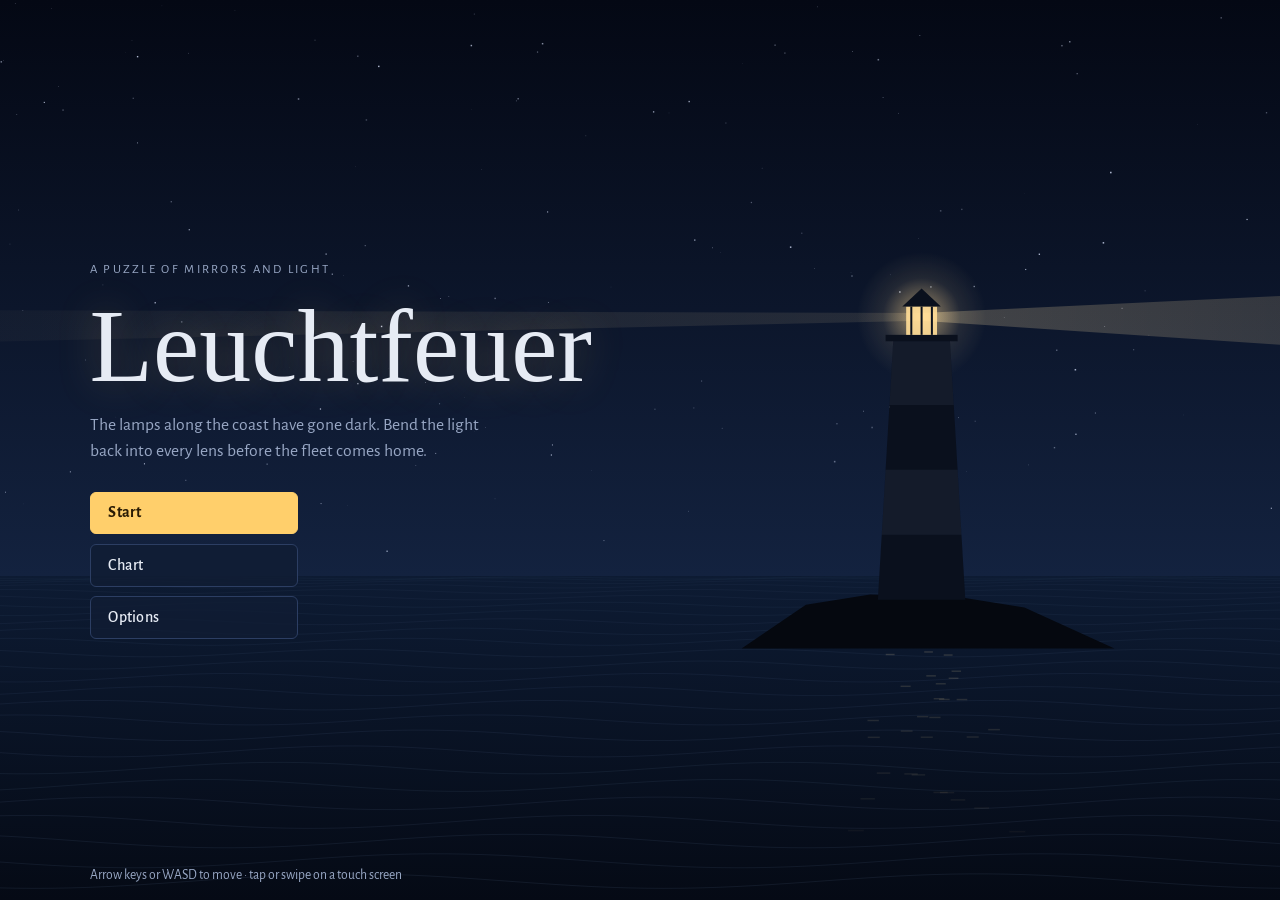
<file: index.html>
<!doctype html>
<html lang="de">
<head>
<meta charset="utf-8">
<meta name="viewport" content="width=device-width, initial-scale=1, viewport-fit=cover">
<title>Leuchtfeuer</title>
<link rel="preconnect" href="https://fonts.googleapis.com">
<link rel="preconnect" href="https://fonts.gstatic.com" crossorigin>
<link rel="stylesheet" href="https://fonts.googleapis.com/css2?family=Alegreya+Sans:wght@400;500;700&family=IM+Fell+English+SC&display=swap">
<style>
/* Layout: one full-screen canvas (the sea, the board, the chart) with paper-like panels laid over it.
   Palette: a night-time sea chart. Lamp gold is the light you steer; magenta is the colour real
   nautical charts use for light flares, used here for light characteristics and lit lighthouses. */
:root {
  --night: #0b1324;
  --deep: #070d1a;
  --paper: #111d34;
  --paper-2: #182845;
  --rule: #2c3e63;
  --ink: #e6ebf4;
  --muted: #98a7c4;
  --lamp: #ffcf6b;
  --lamp-ink: #2a1c05;
  --flare: #e062aa;
  --good: #8fd6a8;
  --font-display: 'IM Fell English SC', 'Iowan Old Style', 'Palatino Linotype', Georgia, serif;
  --font-body: 'Alegreya Sans', 'Segoe UI', system-ui, -apple-system, sans-serif;
  --radius: 6px;
  color-scheme: dark;
}

[hidden] { display: none !important; }
html, body { height: 100%; }
body {
  margin: 0;
  background: var(--night);
  color: var(--ink);
  font-family: var(--font-body);
  font-size: 17px;
  line-height: 1.45;
  overflow: hidden;
  -webkit-tap-highlight-color: transparent;
  user-select: none;
  -webkit-user-select: none;
}

#app { position: fixed; inset: 0; overflow: hidden; }
#cv { position: absolute; inset: 0; width: 100%; height: 100%; display: block; touch-action: none; }

.screen { position: absolute; inset: 0; pointer-events: none; }
.screen > * { pointer-events: auto; }

h1, h2, h3 { font-family: var(--font-display); font-weight: 400; margin: 0; text-wrap: balance; }

button { font: inherit; color: inherit; }
.btn {
  appearance: none;
  border: 1px solid var(--rule);
  background: color-mix(in srgb, var(--paper) 82%, transparent);
  color: var(--ink);
  border-radius: var(--radius);
  padding: 0.55em 1.1em;
  font-size: 1rem;
  font-weight: 500;
  letter-spacing: 0.02em;
  cursor: pointer;
  transition: border-color 0.15s, color 0.15s, background 0.15s;
}
.btn:hover { border-color: var(--lamp); color: var(--lamp); }
.btn.primary { background: var(--lamp); border-color: var(--lamp); color: var(--lamp-ink); font-weight: 700; }
.btn.primary:hover { background: #ffdc8f; color: var(--lamp-ink); }
.btn.danger { border-color: var(--flare); color: var(--flare); }
.btn:disabled { opacity: 0.4; cursor: default; }
.btn:disabled:hover { border-color: var(--rule); color: var(--ink); }
:focus-visible { outline: 2px solid var(--lamp); outline-offset: 2px; }

.eyebrow {
  margin: 0;
  font-size: 0.8rem;
  letter-spacing: 0.18em;
  text-transform: uppercase;
  color: var(--muted);
}
.char { font-family: var(--font-body); color: var(--flare); font-weight: 700; letter-spacing: 0.04em; font-variant-numeric: tabular-nums; }

/* ---------- title ---------- */
#scr-title { display: flex; align-items: center; padding-inline: max(16px, 7vw); }
.title-block { display: grid; gap: 1.1rem; max-width: 34rem; }
.title-block h1 {
  font-size: clamp(3rem, 11vw, 6.5rem);
  line-height: 0.95;
  color: var(--ink);
  text-shadow: 0 0 40px rgba(255, 207, 107, 0.25);
}
.title-block .sub { margin: 0; color: var(--muted); font-size: 1.1rem; max-width: 26rem; }
.menu { display: flex; flex-direction: column; align-items: flex-start; gap: 0.6rem; margin-top: 0.6rem; }
.menu .btn { min-width: 13rem; text-align: left; }
.title-foot { position: absolute; bottom: calc(14px + env(safe-area-inset-bottom, 0px)); left: max(16px, 7vw); margin: 0; font-size: 0.85rem; color: var(--muted); }

/* ---------- chart (level select) ---------- */
.side {
  position: absolute;
  top: 0; right: 0; bottom: 0;
  width: min(380px, 100%);
  box-sizing: border-box;
  padding: calc(18px + env(safe-area-inset-top, 0px)) 22px calc(18px + env(safe-area-inset-bottom, 0px));
  background: linear-gradient(90deg, color-mix(in srgb, var(--paper) 88%, transparent), var(--paper));
  border-left: 1px solid var(--rule);
  display: flex;
  flex-direction: column;
  gap: 1rem;
  overflow-y: auto;
}
.side-top { display: flex; justify-content: space-between; align-items: center; gap: 0.5rem; }
.chap-head { display: grid; gap: 0.25rem; }
.chap-head h2 { font-size: 2rem; line-height: 1.05; }
.chap-meta { display: flex; gap: 0.8rem; align-items: baseline; flex-wrap: wrap; }
.mech { font-size: 0.9rem; color: var(--lamp); }
.blurb { margin: 0; color: var(--muted); max-width: 60ch; }
.levels { list-style: none; margin: 0; padding: 0; display: grid; gap: 0.4rem; }
.lvl {
  width: 100%;
  display: grid;
  grid-template-columns: 2rem 1fr auto;
  align-items: center;
  gap: 0.6rem;
  text-align: left;
  padding: 0.55rem 0.7rem;
  border: 1px solid var(--rule);
  border-radius: var(--radius);
  background: color-mix(in srgb, var(--paper-2) 70%, transparent);
  cursor: pointer;
}
.lvl:hover:not(:disabled) { border-color: var(--lamp); }
.lvl:disabled { opacity: 0.45; cursor: default; }
.lvl .num { font-family: var(--font-display); font-size: 1.3rem; color: var(--muted); text-align: center; }
.lvl .nm { font-weight: 500; min-width: 0; }
.lvl .sc { font-size: 0.85rem; color: var(--muted); font-variant-numeric: tabular-nums; white-space: nowrap; }
.lvl.done .num { color: var(--lamp); }
.lvl.par .sc { color: var(--lamp); }
.lvl.current { border-color: var(--lamp); }
.chap-nav { display: flex; justify-content: space-between; gap: 0.5rem; margin-top: auto; }
.progress { font-size: 0.85rem; color: var(--muted); font-variant-numeric: tabular-nums; }

@media (max-width: 760px) {
  .side {
    top: auto; width: 100%; max-height: 62%;
    border-left: 0; border-top: 1px solid var(--rule);
    padding: 14px 16px calc(14px + env(safe-area-inset-bottom, 0px));
    background: var(--paper);
    gap: 0.7rem;
  }
  .chap-head h2 { font-size: 1.55rem; }
  .blurb { font-size: 0.95rem; }
  .lvl { padding: 0.45rem 0.6rem; }
}

/* ---------- play ---------- */
.hud {
  position: absolute; top: 0; left: 0; right: 0;
  display: flex; align-items: center; justify-content: space-between; flex-wrap: wrap;
  gap: 0.4rem 1rem;
  padding: calc(10px + env(safe-area-inset-top, 0px)) 16px 10px;
  background: linear-gradient(var(--deep), color-mix(in srgb, var(--deep) 0%, transparent));
}
.hud-l { display: grid; min-width: 0; }
.hud-l .eyebrow { font-size: 0.72rem; }
.hud-l strong { font-family: var(--font-display); font-weight: 400; font-size: 1.45rem; line-height: 1.1; white-space: nowrap; overflow: hidden; text-overflow: ellipsis; }
.hud-r { display: flex; align-items: center; gap: 0.5rem; }
.count { font-variant-numeric: tabular-nums; color: var(--muted); margin-right: 0.4rem; white-space: nowrap; }
.count b { color: var(--ink); font-weight: 700; }
.icon-btn {
  appearance: none; border: 1px solid var(--rule); background: color-mix(in srgb, var(--paper) 80%, transparent);
  width: 42px; height: 42px; border-radius: var(--radius); display: grid; place-items: center; cursor: pointer; color: var(--ink);
}
.icon-btn:hover { border-color: var(--lamp); color: var(--lamp); }
.icon-btn svg { width: 22px; height: 22px; }
.hint {
  position: absolute; left: 50%; bottom: calc(14px + env(safe-area-inset-bottom, 0px));
  transform: translateX(-50%);
  width: max-content; max-width: min(40rem, calc(100% - 32px));
  box-sizing: border-box;
  margin: 0; padding: 0.6rem 1rem;
  background: color-mix(in srgb, var(--paper) 90%, transparent);
  border: 1px solid var(--rule); border-radius: var(--radius);
  color: var(--ink); text-align: center; font-size: 0.98rem;
  transition: opacity 0.4s;
  pointer-events: none;
}
.hint.fade { opacity: 0; }
.toast {
  position: absolute; left: 50%; bottom: calc(14px + env(safe-area-inset-bottom, 0px)); transform: translateX(-50%);
  width: max-content;
  margin: 0; padding: 0.4rem 0.9rem; border-radius: var(--radius);
  background: var(--paper-2); border: 1px solid var(--flare); color: var(--ink); font-size: 0.92rem;
  pointer-events: none; transition: opacity 0.3s; max-width: min(40rem, calc(100% - 32px)); box-sizing: border-box; text-align: center;
}

.veil { position: absolute; inset: 0; display: grid; place-items: center; padding-inline: 16px; background: rgba(5, 9, 18, 0.55); }
.panel {
  width: min(24rem, 100%); box-sizing: border-box;
  background: var(--paper); border: 1px solid var(--rule); border-radius: 10px;
  padding: 1.4rem 1.5rem; display: grid; gap: 0.9rem;
  box-shadow: 0 20px 60px rgba(0, 0, 0, 0.5);
}
.panel h2 { font-size: 2rem; line-height: 1.05; }
.panel .row { display: flex; flex-wrap: wrap; gap: 0.5rem; }
.panel .row .btn { flex: 1 1 auto; }
.panel .col { display: grid; gap: 0.5rem; }
.stats { display: grid; grid-template-columns: repeat(2, 1fr); gap: 0.5rem; margin: 0; }
.stats div { border: 1px solid var(--rule); border-radius: var(--radius); padding: 0.5rem 0.7rem; }
.stats dt { font-size: 0.75rem; letter-spacing: 0.14em; text-transform: uppercase; color: var(--muted); }
.stats dd { margin: 0; font-size: 1.6rem; font-variant-numeric: tabular-nums; }
.par-note { margin: 0; color: var(--muted); }
.par-note.gold { color: var(--lamp); }
.keys { margin: 0; display: grid; grid-template-columns: auto 1fr; gap: 0.35rem 0.9rem; font-size: 0.95rem; }
.keys dt { color: var(--lamp); font-variant-numeric: tabular-nums; white-space: nowrap; }
.keys dd { margin: 0; color: var(--muted); }

/* ---------- options ---------- */
.opt { display: grid; gap: 0.3rem; }
.opt label { font-size: 0.85rem; letter-spacing: 0.12em; text-transform: uppercase; color: var(--muted); }
.opt input[type=range] { width: 100%; accent-color: var(--lamp); }
.seg { display: flex; gap: 0.4rem; }
.seg .btn { flex: 1; }
.seg .btn[aria-pressed=true] { border-color: var(--lamp); color: var(--lamp); }

/* ---------- ending ---------- */
#scr-ending { display: flex; align-items: flex-end; justify-content: center; padding-inline: 16px; }
.end-card {
  margin-bottom: calc(5vh + env(safe-area-inset-bottom, 0px));
  width: min(34rem, 100%); box-sizing: border-box;
  text-align: center; display: grid; gap: 0.9rem; justify-items: center;
  padding: 1.4rem; border-radius: 10px;
  background: color-mix(in srgb, var(--deep) 70%, transparent);
}
.end-card h2 { font-size: clamp(2rem, 7vw, 3.2rem); line-height: 1; }
.end-card p { margin: 0; color: var(--muted); max-width: 60ch; }
.end-card .credits { font-size: 0.9rem; }
.fade-in { animation: fadein 2.4s ease both; }
@keyframes fadein { from { opacity: 0; transform: translateY(8px); } }

@media (max-width: 560px) {
  body { font-size: 16px; }
  .hud { padding-inline: 12px; }
  .hud-l strong { font-size: 1.2rem; }
  .icon-btn { width: 38px; height: 38px; }
  .count { font-size: 0.92rem; }
  .menu .btn { min-width: 11rem; }
}
@media (prefers-reduced-motion: reduce) {
  .fade-in { animation: none; }
}

</style>
</head>
<body>
<div id="app">
  <canvas id="cv" aria-label="Game board"></canvas>

  <section id="scr-title" class="screen">
    <div class="title-block">
      <p class="eyebrow" data-t="tagline"></p>
      <h1>Leuchtfeuer</h1>
      <p class="sub" data-t="subtitle"></p>
      <nav class="menu">
        <button id="btn-play" class="btn primary" type="button"></button>
        <button id="btn-chart" class="btn" type="button" data-t="chart"></button>
        <button id="btn-options" class="btn" type="button" data-t="options"></button>
      </nav>
    </div>
    <p class="title-foot" data-t="titleFoot"></p>
  </section>

  <section id="scr-chart" class="screen" hidden>
    <aside class="side">
      <div class="side-top">
        <button id="chart-back" class="btn" type="button" data-t="back"></button>
        <span id="chart-progress" class="progress"></span>
      </div>
      <div class="chap-head">
        <p class="eyebrow" id="chap-eyebrow"></p>
        <h2 id="chap-name"></h2>
        <div class="chap-meta"><span class="char" id="chap-char"></span><span class="mech" id="chap-mech"></span></div>
      </div>
      <p class="blurb" id="chap-blurb"></p>
      <ol class="levels" id="chap-levels"></ol>
      <div class="chap-nav">
        <button id="chap-prev" class="btn" type="button" aria-label="Previous light">‹</button>
        <button id="chap-next" class="btn" type="button" aria-label="Next light">›</button>
      </div>
    </aside>
  </section>

  <section id="scr-play" class="screen" hidden>
    <header class="hud">
      <div class="hud-l">
        <span class="eyebrow" id="hud-chapter"></span>
        <strong id="hud-name"></strong>
      </div>
      <div class="hud-r">
        <span class="count"><span data-t="moves"></span> <b id="hud-moves">0</b> · <span data-t="par"></span> <b id="hud-par">0</b></span>
        <button class="icon-btn" id="btn-hint" type="button" data-tt="hint">
          <svg viewBox="0 0 24 24" fill="none" stroke="currentColor" stroke-width="2" stroke-linecap="round" stroke-linejoin="round"><path d="M9 18h6M10 21h4"/><path d="M12 3a6 6 0 0 0-3.6 10.8c.6.5 1 1.2 1 2V16h5.2v-.2c0-.8.4-1.5 1-2A6 6 0 0 0 12 3z"/></svg>
        </button>
        <button class="icon-btn" id="btn-undo" type="button" data-tt="undo">
          <svg viewBox="0 0 24 24" fill="none" stroke="currentColor" stroke-width="2" stroke-linecap="round" stroke-linejoin="round"><path d="M9 14 4 9l5-5"/><path d="M4 9h10.5a5.5 5.5 0 0 1 0 11H11"/></svg>
        </button>
        <button class="icon-btn" id="btn-restart" type="button" data-tt="restart">
          <svg viewBox="0 0 24 24" fill="none" stroke="currentColor" stroke-width="2" stroke-linecap="round" stroke-linejoin="round"><path d="M3 12a9 9 0 1 0 3-6.7L3 8"/><path d="M3 3v5h5"/></svg>
        </button>
        <button class="icon-btn" id="btn-menu" type="button" data-tt="menu">
          <svg viewBox="0 0 24 24" fill="none" stroke="currentColor" stroke-width="2" stroke-linecap="round"><path d="M4 7h16M4 12h16M4 17h16"/></svg>
        </button>
      </div>
    </header>
    <p id="hint" class="hint" hidden></p>
    <p id="toast" class="toast" hidden></p>

    <div id="win-veil" class="veil" hidden>
      <div class="panel" role="dialog" aria-labelledby="win-title">
        <p class="eyebrow" id="win-eyebrow"></p>
        <h2 id="win-title"></h2>
        <dl class="stats">
          <div><dt data-t="moves"></dt><dd id="win-moves"></dd></div>
          <div><dt data-t="par"></dt><dd id="win-par"></dd></div>
        </dl>
        <p class="par-note" id="win-note"></p>
        <div class="row">
          <button id="win-again" class="btn" type="button" data-t="again"></button>
          <button id="win-next" class="btn primary" type="button"></button>
        </div>
      </div>
    </div>

    <div id="pause-veil" class="veil" hidden>
      <div class="panel" role="dialog" aria-labelledby="pause-title">
        <h2 id="pause-title" data-t="paused"></h2>
        <dl class="keys">
          <dt data-t="kMove"></dt><dd data-t="kMoveD"></dd>
          <dt>Z · ⌫</dt><dd data-t="kUndo"></dd>
          <dt>R</dt><dd data-t="kRestart"></dd>
          <dt>H</dt><dd data-t="kHint"></dd>
          <dt>Esc</dt><dd data-t="kMenu"></dd>
        </dl>
        <div class="col">
          <button id="pause-resume" class="btn primary" type="button" data-t="resume"></button>
          <button id="pause-chart" class="btn" type="button" data-t="chart"></button>
          <button id="pause-options" class="btn" type="button" data-t="options"></button>
          <button id="pause-title-btn" class="btn" type="button" data-t="toTitle"></button>
        </div>
      </div>
    </div>
  </section>

  <section id="scr-options" class="screen" hidden>
    <div class="veil">
      <div class="panel" role="dialog" aria-labelledby="opt-title">
        <h2 id="opt-title" data-t="options"></h2>
        <div class="opt">
          <label for="opt-sfx" data-t="sfx"></label>
          <input id="opt-sfx" type="range" min="0" max="100" step="5">
        </div>
        <div class="opt">
          <label for="opt-music" data-t="music"></label>
          <input id="opt-music" type="range" min="0" max="100" step="5">
        </div>
        <div class="opt">
          <label data-t="language"></label>
          <div class="seg">
            <button id="opt-en" class="btn" type="button">English</button>
            <button id="opt-de" class="btn" type="button">Deutsch</button>
          </div>
        </div>
        <div class="opt">
          <label data-t="progress"></label>
          <button id="opt-reset" class="btn danger" type="button"></button>
        </div>
        <button id="opt-back" class="btn primary" type="button" data-t="done"></button>
      </div>
    </div>
  </section>

  <section id="scr-ending" class="screen" hidden>
    <div class="end-card fade-in">
      <p class="eyebrow" data-t="endEyebrow"></p>
      <h2 data-t="endTitle"></h2>
      <p data-t="endText"></p>
      <p class="credits" id="end-stats"></p>
      <p class="credits" data-t="credits"></p>
      <button id="end-back" class="btn primary" type="button" data-t="chart"></button>
    </div>
  </section>
</div>
<script id="core-src">
// Leuchtfeuer – Spielregeln. Wird vom Spiel UND vom Löser (tools/solve.js) benutzt,
// damit jedes Level mit exakt denselben Regeln geprüft wird, mit denen man es spielt.
var Core = (function () {
  'use strict';

  // Böden
  const FLOOR = 0, WALL = 1, WATER = 2, CHASM = 3, VOID = 4, FILLED = 5;
  // Dinge (eine Ebene über dem Boden)
  const NONE = 0, CRATE = 1, MIRROR_S = 2, MIRROR_B = 3, SPLIT_S = 4, SPLIT_B = 5,
    ROT_S = 6, ROT_B = 7, FIX_S = 8, FIX_B = 9, CRYSTAL = 10,
    SRC_N = 12, SRC_E = 13, SRC_S = 14, SRC_W = 15;

  // Richtungen: 0 = hoch, 1 = rechts, 2 = runter, 3 = links
  const DX = [0, 1, 0, -1], DY = [-1, 0, 1, 0];
  const REF_S = [1, 0, 3, 2]; // Spiegel "/"
  const REF_B = [3, 2, 1, 0]; // Spiegel "\"

  const TILE_CHARS = { '#': WALL, '.': FLOOR, ' ': VOID, '~': WATER, '_': CHASM };
  const THING_CHARS = {
    'B': CRATE, '/': MIRROR_S, '\\': MIRROR_B, 's': SPLIT_S, 'S': SPLIT_B,
    'r': ROT_S, 'R': ROT_B, 'f': FIX_S, 'F': FIX_B, '*': CRYSTAL,
    '^': SRC_N, '>': SRC_E, 'v': SRC_S, '<': SRC_W,
  };

  const isPushable = (k) => k >= CRATE && k <= SPLIT_B;
  const isRotator = (k) => k === ROT_S || k === ROT_B;
  const isSource = (k) => k >= SRC_N && k <= SRC_W;
  const isSlash = (k) => k === MIRROR_S || k === SPLIT_S || k === ROT_S || k === FIX_S;
  const isMirrorLike = (k) => k >= MIRROR_S && k <= FIX_B;
  const isSplitter = (k) => k === SPLIT_S || k === SPLIT_B;

  function parseLevels(text) {
    const levels = [];
    let cur = null;
    const finish = () => {
      if (!cur) return;
      if (!cur.rows.length) throw new Error('Level ' + cur.id + ' hat keine Karte');
      levels.push(build(cur));
      cur = null;
    };
    for (const raw of text.split('\n')) {
      const line = raw.replace(/\r$/, '');
      if (line.startsWith(';')) continue;
      if (line.startsWith('@level')) { finish(); cur = { id: line.slice(6).trim(), name: null, hint: null, rows: [] }; continue; }
      if (!cur) { if (line.trim()) throw new Error('Text außerhalb eines Levels: ' + line); continue; }
      if (line.startsWith('@name')) { cur.name = splitLang(line.slice(5)); continue; }
      if (line.startsWith('@hint')) { cur.hint = splitLang(line.slice(5)); continue; }
      if (!line.trim()) { if (cur.rows.length) finish(); continue; }
      cur.rows.push(line);
    }
    finish();
    return levels;
  }

  function splitLang(s) {
    const [en, de] = s.split('|').map((x) => x.trim());
    return { en: en, de: de || en };
  }

  function build(def) {
    const h = def.rows.length;
    const w = Math.max(...def.rows.map((r) => r.length));
    const tiles = new Uint8Array(w * h), o = new Uint8Array(w * h);
    let p = -1;
    const sources = [], crystals = [];
    for (let y = 0; y < h; y++) {
      for (let x = 0; x < w; x++) {
        const c = def.rows[y][x] === undefined ? ' ' : def.rows[y][x];
        const i = y * w + x;
        if (c in TILE_CHARS) { tiles[i] = TILE_CHARS[c]; continue; }
        tiles[i] = FLOOR;
        if (c === 'P') { if (p >= 0) throw new Error(def.id + ': zwei Spieler'); p = i; continue; }
        if (!(c in THING_CHARS)) throw new Error(def.id + ': unbekanntes Zeichen "' + c + '"');
        const k = THING_CHARS[c];
        o[i] = k;
        if (isSource(k)) sources.push(i);
        if (k === CRYSTAL) crystals.push(i);
      }
    }
    // Wände, die keine begehbare Fläche berühren (auch nicht diagonal), werden zu offenem Meer.
    // Eine Wandschicht bleibt immer stehen, deshalb ändert das nichts an den Regeln.
    const solid = (x, y) => x < 0 || y < 0 || x >= w || y >= h || tiles[y * w + x] === WALL || tiles[y * w + x] === VOID;
    const outer = [];
    for (let y = 0; y < h; y++) for (let x = 0; x < w; x++) {
      if (tiles[y * w + x] !== WALL) continue;
      let inner = false;
      for (let dy = -1; dy <= 1 && !inner; dy++) for (let dx = -1; dx <= 1; dx++) if (!solid(x + dx, y + dy)) { inner = true; break; }
      if (!inner) outer.push(y * w + x);
    }
    for (const i of outer) tiles[i] = VOID;
    if (p < 0) throw new Error(def.id + ': kein Spieler');
    if (!sources.length) throw new Error(def.id + ': keine Lampe');
    if (!crystals.length) throw new Error(def.id + ': kein Kristall');
    return { id: def.id, name: def.name || { en: def.id, de: def.id }, hint: def.hint, w, h, tiles, o, p, sources, crystals, rows: def.rows };
  }

  function initState(lv) {
    return { t: lv.tiles.slice(), o: lv.o.slice(), p: lv.p };
  }

  function copyState(st) {
    return { t: st.t.slice(), o: st.o.slice(), p: st.p };
  }

  // Verfolgt alle Strahlen. seg[i] hat Bit d gesetzt, wenn in Zelle i ein Strahl
  // von der Mitte zur Seite d läuft. hits = Stellen, an denen ein Strahl abprallt,
  // escapes = Strahlen, die den Rand der Karte verlassen.
  function trace(lv, st) {
    const w = lv.w, h = lv.h, n = w * h;
    const seg = new Uint8Array(n), vis = new Uint8Array(n), lit = new Uint8Array(n);
    const hits = [], escapes = [];
    const stack = [];
    for (const s of lv.sources) {
      const d = st.o[s] - SRC_N;
      seg[s] |= 1 << d;
      stack.push(s, d);
    }
    while (stack.length) {
      const d = stack.pop(), c = stack.pop();
      const x = (c % w) + DX[d], y = ((c / w) | 0) + DY[d];
      if (x < 0 || y < 0 || x >= w || y >= h) { escapes.push(c, d); continue; }
      const i = y * w + x;
      if (vis[i] & (1 << d)) continue;
      vis[i] |= 1 << d;
      if (st.t[i] === WALL) { hits.push(c, d); continue; }
      const k = st.o[i];
      const inBit = 1 << ((d + 2) & 3);
      if (k === NONE || k === CRYSTAL) {
        if (k === CRYSTAL) lit[i] = 1;
        seg[i] |= inBit | (1 << d);
        stack.push(i, d);
      } else if (k === CRATE || isSource(k)) {
        hits.push(c, d);
      } else {
        const r = isSlash(k) ? REF_S[d] : REF_B[d];
        seg[i] |= inBit | (1 << r);
        stack.push(i, r);
        if (isSplitter(k)) { seg[i] |= 1 << d; stack.push(i, d); }
      }
    }
    let litCount = 0;
    for (const c of lv.crystals) if (lit[c]) litCount++;
    return { seg, lit, hits, escapes, litCount, total: lv.crystals.length, win: litCount === lv.crystals.length };
  }

  // Darf der Spieler auf Zelle i stehen? Lichtbrücken: Abgrund nur, solange Licht darüber läuft.
  function standable(st, beam, i) {
    if (st.o[i] !== NONE) return false;
    const t = st.t[i];
    if (t === FLOOR || t === FILLED) return true;
    return t === CHASM && beam.seg[i] !== 0;
  }

  // Ein Zug. Gibt null zurück, wenn er nicht geht (dann zählt er auch nicht),
  // sonst { st: neuer Zustand, ev: was passiert ist }.
  function step(lv, st, beam, d) {
    const w = lv.w, p = st.p;
    const x = (p % w) + DX[d], y = ((p / w) | 0) + DY[d];
    if (x < 0 || y < 0 || x >= w || y >= lv.h) return null;
    const n = y * w + x, k = st.o[n];
    if (k === NONE) {
      if (!standable(st, beam, n)) return null;
      const ns = { t: st.t, o: st.o, p: n };
      return { st: ns, ev: { kind: 'walk', from: p, to: n, d } };
    }
    if (isPushable(k)) {
      const tx = x + DX[d], ty = y + DY[d];
      if (tx < 0 || ty < 0 || tx >= w || ty >= lv.h) return null;
      const t = ty * w + tx;
      if (st.o[t] !== NONE) return null;
      const tt = st.t[t];
      if (tt === FLOOR || tt === FILLED) {
        const o = st.o.slice();
        o[t] = k; o[n] = NONE;
        return { st: { t: st.t, o, p: n }, ev: { kind: 'push', from: p, to: n, objFrom: n, objTo: t, thing: k, d } };
      }
      if (tt === WATER) {
        const o = st.o.slice(), tl = st.t.slice();
        o[n] = NONE; tl[t] = FILLED;
        return { st: { t: tl, o, p: n }, ev: { kind: 'sink', from: p, to: n, objFrom: n, objTo: t, thing: k, d } };
      }
      return null;
    }
    if (isRotator(k)) {
      const o = st.o.slice();
      o[n] = k === ROT_S ? ROT_B : ROT_S;
      const ns = { t: st.t, o, p };
      // Steht der Spieler auf einer Lichtbrücke, die durch das Drehen verschwände, klemmt der Spiegel.
      if (st.t[p] === CHASM && trace(lv, ns).seg[p] === 0) return { st: null, ev: { kind: 'jam', at: n, d } };
      return { st: ns, ev: { kind: 'rotate', at: n, from: k, to: o[n], d } };
    }
    return null;
  }


  // ---- Löser (Dijkstra über Schübe; Kosten = Anzahl Züge). Wird von tools/ und vom Tipp im Spiel benutzt.

  function stateKey(st) {
    // Spielerposition + alle beweglichen/drehbaren Dinge + aufgefüllte Wasserfelder
    let s = String.fromCharCode(st.p);
    const o = st.o, t = st.t;
    for (let i = 0; i < o.length; i++) {
      const k = o[i];
      if (k !== NONE && k < FIX_S) s += String.fromCharCode(i, k);
      if (t[i] === FILLED) s += String.fromCharCode(i, 99);
    }
    return s;
  }

  function walkRegion(lv, st, beam) {
    const n = lv.w * lv.h, dist = new Int32Array(n).fill(-1), prev = new Int32Array(n).fill(-1);
    const q = [st.p];
    dist[st.p] = 0;
    for (let qi = 0; qi < q.length; qi++) {
      const c = q[qi], x = c % lv.w, y = (c / lv.w) | 0;
      for (let d = 0; d < 4; d++) {
        const nx = x + DX[d], ny = y + DY[d];
        if (nx < 0 || ny < 0 || nx >= lv.w || ny >= lv.h) continue;
        const i = ny * lv.w + nx;
        if (dist[i] >= 0 || !standable(st, beam, i)) continue;
        dist[i] = dist[c] + 1; prev[i] = c; q.push(i);
      }
    }
    return { dist, prev, cells: q };
  }

  function heapPush(a, c, v) {
    a.push([c, v]);
    let i = a.length - 1;
    while (i > 0) { const p = (i - 1) >> 1; if (a[p][0] <= a[i][0]) break; const tmp = a[p]; a[p] = a[i]; a[i] = tmp; i = p; }
  }
  function heapPop(a) {
    const top = a[0], last = a.pop();
    if (a.length) {
      a[0] = last; let i = 0;
      for (;;) {
        const l = 2 * i + 1, r = l + 1; let m = i;
        if (l < a.length && a[l][0] < a[m][0]) m = l;
        if (r < a.length && a[r][0] < a[m][0]) m = r;
        if (m === i) break;
        const tmp = a[m]; a[m] = a[i]; a[i] = tmp; i = m;
      }
    }
    return top;
  }

  // Kürzeste Lösung ab Zustand st0. Ergebnis: { moves: 'URDL…', steps: [{ev, st}], expanded }
  // oder { error: 'solved' | 'unsolvable' | 'limit', expanded }.
  function solve(lv, st0, limit) {
    limit = limit || 4000000;
    if (trace(lv, st0).win) return { error: 'solved', expanded: 0 };
    const nodes = new Map(), heap = [];
    const k0 = stateKey(st0);
    nodes.set(k0, { st: st0, cost: 0, parent: null, from: -1, d: -1, done: false });
    heapPush(heap, 0, k0);
    let expanded = 0, goal = null;
    while (heap.length) {
      const top = heapPop(heap), cost = top[0], k = top[1];
      const node = nodes.get(k);
      if (node.done || node.cost < cost) continue;
      node.done = true;
      if (++expanded > limit) return { error: 'limit', expanded };
      const beam = trace(lv, node.st);
      if (beam.win) { goal = node; break; }
      const reg = walkRegion(lv, node.st, beam);
      for (const c of reg.cells) {
        const at = { t: node.st.t, o: node.st.o, p: c };
        for (let d = 0; d < 4; d++) {
          const r = step(lv, at, beam, d);
          if (!r || !r.st || r.ev.kind === 'walk') continue;
          const nk = stateKey(r.st), nc = cost + reg.dist[c] + 1;
          const old = nodes.get(nk);
          if (old && old.cost <= nc) continue;
          nodes.set(nk, { st: r.st, cost: nc, parent: k, from: c, d, done: false, ev: r.ev });
          heapPush(heap, nc, nk);
        }
      }
    }
    if (!goal) return { error: 'unsolvable', expanded };
    const chain = [];
    for (let n = goal; n.parent !== null; n = nodes.get(n.parent)) chain.push(n);
    chain.reverse();
    let moves = '', prevSt = st0;
    const steps = [];
    for (const n of chain) {
      const reg = walkRegion(lv, prevSt, trace(lv, prevSt));
      const path = [];
      for (let c = n.from; c !== prevSt.p; c = reg.prev[c]) path.push(c);
      path.push(prevSt.p);
      path.reverse();
      for (let i = 1; i < path.length; i++) {
        const a = path[i - 1], b = path[i];
        moves += 'URDL'[b === a - lv.w ? 0 : b === a + 1 ? 1 : b === a + lv.w ? 2 : 3];
      }
      moves += 'URDL'[n.d];
      steps.push({ ev: n.ev, st: n.st, from: n.from });
      prevSt = n.st;
    }
    return { moves, steps, expanded };
  }

  return {
    FLOOR, WALL, WATER, CHASM, VOID, FILLED,
    NONE, CRATE, MIRROR_S, MIRROR_B, SPLIT_S, SPLIT_B, ROT_S, ROT_B, FIX_S, FIX_B, CRYSTAL,
    SRC_N, SRC_E, SRC_S, SRC_W, DX, DY,
    isPushable, isRotator, isSource, isSlash, isMirrorLike, isSplitter,
    parseLevels, initState, copyState, trace, standable, step, solve, walkRegion, stateKey,
  };
})();
if (typeof module !== 'undefined') module.exports = Core;

</script>
<script>
const LEVEL_TEXT = "; Leuchtfeuer – Level\n; #  Wand        .  Boden       ~  Wasser      _  Abgrund (begehbar, solange Licht darüber läuft)\n; P  Spieler     > < ^ v  Lampe (Strahlrichtung)          *  Kristall (muss leuchten)\n; / \\  Spiegel (schiebbar)    s S  Teilspiegel / \\ (schiebbar)    B  Kiste\n; r R  Drehspiegel / \\ (fest, dreht sich beim Anstoßen)          f F  fester Spiegel / \\\n\n@level 1-1\n@name First Light | Erstes Licht\n@hint Push the mirror into the beam. Light the crystal to finish. | Schieb den Spiegel in den Strahl. Bring den Kristall zum Leuchten.\n#######\n#>..\\.#\n#.....#\n#..P..#\n#....*#\n#######\n\n@level 1-2\n@name Which Way | Welche Richtung\n@hint A mirror's angle decides where the light goes. Z undoes a move, R restarts. | Der Winkel des Spiegels entscheidet, wohin das Licht geht. Z nimmt einen Zug zurück, R startet neu.\n#########\n#.....*.#\n#>......#\n#.......#\n#..P/.\\.#\n#.......#\n#########\n\n@level 1-3\n@name Through the Glass | Durchs Glas\n@hint Crystals let light pass through. Light all of them at once. | Kristalle lassen Licht hindurch. Alle müssen gleichzeitig leuchten.\n##########\n#>...\\...#\n#........#\n#....*...#\n#*...../.#\n#......P.#\n##########\n\n@level 1-4\n@name Both Faces | Zwei Seiten\n@hint Mirrors are silvered on both sides. | Spiegel sind auf beiden Seiten verspiegelt.\n###########\n#....*....#\n#.........#\n#>.......<#\n#.........#\n#.P...../.#\n#....*....#\n###########\n\n@level 1-5\n@name Lantern Store | Lampenlager\n########\n#..../.#\n#.#\\.#P#\n#..../.#\n#......#\n#.*...^#\n########\n\n@level 1-6\n@name The Long Way Round | Der lange Weg\n##########\n#>.......#\n#.######.#\n#.#*...#.#\n#.#.##.#.#\n#.\\..P...#\n#...\\./..#\n##########\n\n@level 2-1\n@name Stepping Stone | Trittstein\n@hint Push a crate into the water to make solid ground. | Schieb eine Kiste ins Wasser, dann wird es fester Boden.\n#########\n#>...~..#\n#....~..#\n#.PB.~.\\#\n#....~..#\n#....~.*#\n#########\n\n@level 2-2\n@name Moat | Burggraben\n@hint Light crosses water. You don't. | Licht kommt übers Wasser. Du nicht.\n##########\n#>.......#\n#.~~~~~..#\n#.~.*.~..#\n#.~..\\~/.#\n#.~~.~~PB#\n#....B...#\n##########\n\n@level 2-3\n@name Tidal Channel | Priel\n###########\n#>....~...#\n#..PB.~...#\n#~~.~~~.*.#\n#...\\.~B..#\n#./...~...#\n###########\n\n@level 2-4\n@name Ferry | Fähre\n##########\n#>...~...#\n#....~...#\n#.PB.~.*.#\n#.\\/.~...#\n#....~...#\n##########\n\n@level 2-5\n@name Low Tide | Niedrigwasser\n#########\n###P....#\n#>..B...#\n#..~../.#\n#*.#.\\.##\n#..~....#\n#########\n\n@level 2-6\n@name Twice Over | Zweimal\n###########\n#.P/...\\..#\n#.........#\n#####.##./#\n#####~##..#\n#>..~/~...#\n####.~.####\n####...####\n####.*.####\n###########\n\n@level 3-1\n@name Walking on Light | Auf Licht gehen\n@hint Light shining across a gap is solid enough to walk on. | Licht, das über einen Spalt fällt, trägt dich.\n##########\n#>..___..#\n#...___..#\n#.P.___\\.#\n#...___..#\n#...___*.#\n##########\n\n@level 3-2\n@name Far Side | Drüben\n###########\n#>...__...#\n#....__./.#\n#.*..__/..#\n#.P..__.\\.#\n#....__...#\n###########\n\n@level 3-3\n@name Two Rifts | Zwei Spalten\n############\n#>..__..__.#\n#./.__.\\__.#\n#.P.__..__.#\n#.\\.__./__.#\n#...__..__*#\n############\n\n@level 3-4\n@name One Way | Einbahnstraße\n############\n#>...__...v#\n#....__....#\n#.\\..__....#\n#../.__./..#\n#.P..__....#\n#*...__.*..#\n############\n\n@level 3-5\n@name Crow's Nest | Krähennest\n#########\n#*.#...v#\n#.....#.#\n#.......#\n#...\\#._#\n#._/.#_.#\n##P.....#\n#########\n\n@level 3-6\n@name Crevices | Ritzen\n#########\n#>......#\n#*.#...##\n#...P/._#\n#....\\..#\n##.#.._.#\n#.#_....#\n#########\n\n@level 4-1\n@name Half and Half | Halbe-halbe\n@hint Half-mirrors let the light through and turn a copy of it. | Halbspiegel lassen das Licht durch und lenken eine Kopie davon ab.\n##########\n#>......*#\n#........#\n#...S....#\n#..P.....#\n#...*....#\n##########\n\n@level 4-2\n@name Glasshouse | Glashaus\n########\n##./...#\n##...P.#\n#*.S...#\n#..\\...#\n#.^*#..#\n########\n\n@level 4-3\n@name Bridge and Lens | Brücke und Linse\n###########\n#>...__...#\n#../.__...#\n#.PS.__.*.#\n#...\\__...#\n#.*..__...#\n###########\n\n@level 4-4\n@name Prism | Prisma\n########\n#....#v#\n#./....#\n#..\\S.*#\n#......#\n#.*..P.#\n########\n\n@level 4-5\n@name Shared Light | Geteiltes Licht\n###########\n#>...__...#\n#../.__...#\n#.P\\S__.*.#\n#....__...#\n#.*..__...#\n###########\n\n@level 4-6\n@name The Two Sisters | Zwei Schwestern\n@hint Light travels over open water to a tower you can't reach. | Licht reist übers offene Wasser zu einem Turm, den du nicht erreichst.\n######   ######\n#>....   ....*#\n#.S..#   #....#\n#.....   ..F..#\n#.S.P#   #.*..#\n#..*.#   #....#\n######   ######\n\n@level 5-1\n@name Bump | Anstoßen\n@hint Bolted mirrors don't move. Walk into one to turn it. | Festgeschraubte Spiegel bewegen sich nicht. Lauf dagegen, um sie zu drehen.\n#########\n#>...r..#\n#.......#\n#..P....#\n#....r.*#\n#.......#\n#########\n\n@level 5-2\n@name Windmill | Windmühle\n#########\n#.#..##.#\n#>r...*.#\n#....R.##\n#.P\\/#.##\n#.......#\n#########\n\n@level 5-3\n@name Clockwork | Uhrwerk\n#########\n#*......#\n#.#RP/.<#\n#.#.....#\n#.....\\.#\n#r.....##\n#########\n\n@level 5-4\n@name Swing Bridge | Drehbrücke\n@hint A turning mirror jams if turning it would drop the bridge under your feet. | Ein Drehspiegel klemmt, wenn das Drehen die Brücke unter deinen Füßen löschen würde.\n############\n#>.r.__.R..#\n#....__....#\n#.P..__.r..#\n#.\\/.__....#\n#.R..__..*.#\n############\n\n@level 5-5\n@name Grinding Gear | Mahlwerk\n#########\n##....v.#\n#...*..r#\n#.#\\#P..#\n#.../...#\n#....._.#\n#._...#.#\n#########\n\n@level 5-6\n@name Millstone | Mühlstein\n#########\n#.#...r.#\n#.#.....#\n#.\\./#..#\n#..P....#\n#>.R.*..#\n#########\n\n@level 6-1\n@name Breakwater | Wellenbrecher\n##############\n#>..B~~..__..#\n#..S.~~..__..#\n#.PB/~~..__.*#\n#...\\~~..__..#\n#.*..~~..__..#\n##############\n\n@level 6-2\n@name Lantern Gallery | Laternengalerie\n##############\n#>...~~..__..#\n#..S.~~..__..#\n#.P.B~~\\.__.*#\n#.../~~..__..#\n#.*.B~~..__..#\n##############\n\n@level 6-3\n@name The Great Light | Großes Feuer\n##############\n######*#######\n#..~~~~~~~...#\n#..~.....~.r.#\n#*.~.....~...#\n#..~..^..~.*.#\n#..~~~~~~~...#\n###.SB.s.....#\n###...P.....##\n###########_##\n#######..../##\n#######*....##\n##############\n";
const PARS = {"1-1": {"par": 3}, "1-2": {"par": 8}, "1-3": {"par": 4}, "1-4": {"par": 16}, "1-5": {"par": 23}, "1-6": {"par": 28}, "2-1": {"par": 8}, "2-2": {"par": 30}, "2-3": {"par": 35}, "2-4": {"par": 26}, "2-5": {"par": 29}, "2-6": {"par": 12}, "3-1": {"par": 14}, "3-2": {"par": 23}, "3-3": {"par": 18}, "3-4": {"par": 18}, "3-5": {"par": 25}, "3-6": {"par": 23}, "4-1": {"par": 3}, "4-2": {"par": 24}, "4-3": {"par": 27}, "4-4": {"par": 20}, "4-5": {"par": 43}, "4-6": {"par": 19}, "5-1": {"par": 5}, "5-2": {"par": 12}, "5-3": {"par": 15}, "5-4": {"par": 17}, "5-5": {"par": 24}, "5-6": {"par": 26}, "6-1": {"par": 35}, "6-2": {"par": 41}, "6-3": {"par": 56}};
</script>
<script>
(function () {
'use strict';

// ---------------------------------------------------------------- data

const LEVELS = Core.parseLevels(LEVEL_TEXT);
const LETTERS = 'URDL';

const CHAPTERS = [
  { name: { en: 'Kittel Rock', de: 'Kittelfels' }, char: 'Fl 3s', seq: [0.5, 2.5],
    mech: { en: 'Mirrors', de: 'Spiegel' },
    blurb: { en: 'A squat tower on a bare rock. The keeper left a crate of mirrors behind and nothing else.',
             de: 'Ein gedrungener Turm auf nacktem Fels. Der Wärter hat eine Kiste Spiegel dagelassen, sonst nichts.' } },
  { name: { en: 'Salt Flats', de: 'Salzwatt' }, char: 'Oc 4s', seq: [3, 1],
    mech: { en: 'Crates and water', de: 'Kisten und Wasser' },
    blurb: { en: 'The tide has cut channels through the flats. A crate pushed into the water becomes solid ground. So does a mirror, if you are careless.',
             de: 'Die Flut hat Priele durchs Watt gegraben. Eine Kiste im Wasser wird zu festem Boden. Ein Spiegel auch, wenn man nicht aufpasst.' } },
  { name: { en: 'Crow’s Rift', de: 'Krähenspalt' }, char: 'Iso 6s', seq: [3, 3],
    mech: { en: 'Light bridges', de: 'Lichtbrücken' },
    blurb: { en: 'The cliff is split by deep gaps. Light running over a gap is solid enough to walk on, but only while it shines there.',
             de: 'Die Klippe ist von tiefen Spalten durchzogen. Licht über einem Spalt trägt dich, aber nur, solange es dort leuchtet.' } },
  { name: { en: 'The Two Sisters', de: 'Zwei Schwestern' }, char: 'Fl(2) 10s', seq: [0.5, 1, 0.5, 8],
    mech: { en: 'Half-mirrors', de: 'Halbspiegel' },
    blurb: { en: 'Two towers share one lamp. Half-silvered glass lets part of the beam through and turns the rest.',
             de: 'Zwei Türme teilen sich eine Lampe. Halb verspiegeltes Glas lässt einen Teil des Strahls durch und lenkt den Rest ab.' } },
  { name: { en: 'Mill Hook', de: 'Mühlenhuk' }, char: 'Q', seq: [0.35, 0.65],
    mech: { en: 'Turning mirrors', de: 'Drehspiegel' },
    blurb: { en: 'Old mirrors bolted to the floor. They will not budge, but bump one and it swings a quarter turn.',
             de: 'Alte Spiegel, fest verschraubt. Sie rühren sich nicht vom Fleck, aber ein Stoß dreht sie um eine Vierteldrehung.' } },
  { name: { en: 'The Great Light', de: 'Großes Feuer' }, char: 'LFl 10s', seq: [2, 8],
    mech: { en: 'Everything at once', de: 'Alles zusammen' },
    blurb: { en: 'The tallest tower on the coast, out on its own rock. The fleet steers by it. Everything you have learned, in one place.',
             de: 'Der höchste Turm der Küste, allein auf seinem Felsen. Die Flotte steuert nach ihm. Alles, was du gelernt hast, an einem Ort.' } },
];
const FINAL = CHAPTERS.length - 1;
const chapterOf = (i) => Number(LEVELS[i].id.split('-')[0]) - 1;
const levelsOf = (c) => LEVELS.map((_, i) => i).filter((i) => chapterOf(i) === c);
const numInChapter = (i) => levelsOf(chapterOf(i)).indexOf(i) + 1;

const STR = {
  en: {
    tagline: 'A puzzle of mirrors and light',
    subtitle: 'The lamps along the coast have gone dark. Bend the light back into every lens before the fleet comes home.',
    start: 'Start', cont: 'Continue', chart: 'Chart', options: 'Options',
    titleFoot: 'Arrow keys or WASD to move · tap or swipe on a touch screen',
    back: 'Back', moves: 'Moves', par: 'Par', undo: 'Undo (Z)', restart: 'Restart (R)', menu: 'Menu (Esc)',
    again: 'Play again', next: 'Next lens', toChart: 'To the chart', finish: 'Finish',
    wins: ['The lens is burning', 'Light restored', 'Bright again', 'It shines'],
    parGold: 'At par. Not a single wasted step.',
    parOver: 'Solved. Par is {par}, so there is a shorter way.',
    paused: 'Paused', resume: 'Resume', toTitle: 'Title screen',
    kMove: 'Arrows · WASD', kMoveD: 'Walk and push. Tap a tile to walk there, tap a mirror next to you to push it.',
    kUndo: 'Undo a move', kRestart: 'Restart the level', kMenu: 'Open this menu',
    sfx: 'Sound effects', music: 'Music and sea', language: 'Language', progress: 'Progress',
    reset: 'Erase all progress', resetSure: 'Tap again to erase everything', resetDone: 'Progress erased',
    done: 'Done',
    lightN: 'Light {n} of {m}', lensN: 'Lens {n}', progressN: '{a} of {b} lenses lit',
    locked: 'Locked', unlit: 'unlit',
    finaleLocked: 'Light every other lamp on the coast first.',
    best: 'best {b} · par {p}', parOnly: 'par {p}',
    endEyebrow: 'Every light is burning',
    endTitle: 'The fleet comes home',
    endText: 'One by one the boats round the Great Light and turn for the harbour. Nobody on board knows who lit the lamps tonight.',
    endStats: '{n} lenses lit · {p} at par · {m} moves',
    credits: 'Leuchtfeuer · design, code, music and sound by Claude. Thank you for playing.',
    watchEnd: 'Watch the ending',
    jam: 'The mirror won’t turn: the bridge under your feet would vanish.',
    hint: 'Hint (H)', kHint: 'Show the next push. Press again to let the keeper do it.',
    hintThinking: 'Looking for a way…',
    hintNext: 'Walk to the ring and push where the arrow points. Press H again and the keeper does it for you.',
    hintDead: 'From here there is no way to light every crystal. Undo a few moves.',
    hintFar: 'Too tangled to see a way from here. Undo a few moves or restart.',
    chapterLit: '{name} is burning again',
    finaleOpen: 'The Great Light is waiting',
  },
  de: {
    tagline: 'Ein Rätsel aus Spiegeln und Licht',
    subtitle: 'Die Lampen an der Küste sind erloschen. Lenk das Licht zurück in jede Linse, bevor die Flotte heimkehrt.',
    start: 'Starten', cont: 'Weiterspielen', chart: 'Seekarte', options: 'Optionen',
    titleFoot: 'Pfeiltasten oder WASD zum Gehen · auf Touchscreens tippen oder wischen',
    back: 'Zurück', moves: 'Züge', par: 'Par', undo: 'Zurück (Z)', restart: 'Neu starten (R)', menu: 'Menü (Esc)',
    again: 'Nochmal', next: 'Nächste Linse', toChart: 'Zur Seekarte', finish: 'Abschließen',
    wins: ['Die Linse brennt', 'Das Licht ist zurück', 'Wieder hell', 'Es leuchtet'],
    parGold: 'Genau Par. Kein Schritt zu viel.',
    parOver: 'Gelöst. Par ist {par}, es geht also kürzer.',
    paused: 'Pause', resume: 'Weiter', toTitle: 'Titelbild',
    kMove: 'Pfeile · WASD', kMoveD: 'Gehen und schieben. Tipp auf ein Feld, um hinzugehen, oder auf einen Spiegel neben dir, um ihn zu schieben.',
    kUndo: 'Zug zurücknehmen', kRestart: 'Level neu starten', kMenu: 'Dieses Menü öffnen',
    sfx: 'Geräusche', music: 'Musik und Meer', language: 'Sprache', progress: 'Fortschritt',
    reset: 'Fortschritt löschen', resetSure: 'Nochmal tippen, um alles zu löschen', resetDone: 'Fortschritt gelöscht',
    done: 'Fertig',
    lightN: 'Feuer {n} von {m}', lensN: 'Linse {n}', progressN: '{a} von {b} Linsen leuchten',
    locked: 'Gesperrt', unlit: 'dunkel',
    finaleLocked: 'Bring zuerst alle anderen Feuer der Küste zum Leuchten.',
    best: 'beste {b} · Par {p}', parOnly: 'Par {p}',
    endEyebrow: 'Alle Feuer brennen',
    endTitle: 'Die Flotte kehrt heim',
    endText: 'Ein Boot nach dem anderen rundet das Große Feuer und dreht zum Hafen. Niemand an Bord weiß, wer heute Nacht die Lampen angezündet hat.',
    endStats: '{n} Linsen · {p} mit Par · {m} Züge',
    credits: 'Leuchtfeuer · Gestaltung, Code, Musik und Klang von Claude. Danke fürs Spielen.',
    watchEnd: 'Abspann ansehen',
    jam: 'Der Spiegel dreht sich nicht: Die Brücke unter deinen Füßen würde verschwinden.',
    hint: 'Tipp (H)', kHint: 'Zeigt den nächsten Schub. Nochmal drücken, dann macht es der Wärter.',
    hintThinking: 'Suche einen Weg\u2026',
    hintNext: 'Geh zum Ring und schieb in Pfeilrichtung. Drück nochmal H, dann macht es der Wärter für dich.',
    hintDead: 'Von hier aus lassen sich nicht mehr alle Kristalle erleuchten. Nimm ein paar Züge zurück.',
    hintFar: 'Zu verworren, um von hier einen Weg zu sehen. Nimm Züge zurück oder starte neu.',
    chapterLit: '{name} brennt wieder',
    finaleOpen: 'Das Große Feuer wartet',
  },
};

// ---------------------------------------------------------------- save

const SAVE_KEY = 'leuchtfeuer-save-v1';
const save = { solved: {}, lang: null, sfx: 70, music: 55, last: 0, litSeen: [] };
try { const s = JSON.parse(localStorage.getItem(SAVE_KEY) || 'null'); if (s && typeof s === 'object') Object.assign(save, s); } catch (e) { /* storage blocked */ }
function writeSave() { try { localStorage.setItem(SAVE_KEY, JSON.stringify(save)); } catch (e) { /* storage blocked */ } }
if (!save.lang) save.lang = /^de\b/i.test(navigator.language || '') ? 'de' : 'en';

const t = (k, vars) => {
  let s = STR[save.lang][k] ?? STR.en[k] ?? k;
  if (vars) for (const v in vars) s = s.replace('{' + v + '}', vars[v]);
  return s;
};
const L = (o) => (o ? o[save.lang] || o.en : '');
const par = (i) => (PARS[LEVELS[i].id] ? PARS[LEVELS[i].id].par : 0);
const solved = (i) => save.solved[LEVELS[i].id] !== undefined;
const chapterDone = (c) => { const l = levelsOf(c); return l.length > 0 && l.every(solved); };
const chapterOpen = (c) => { const l = levelsOf(c); return l.length > 0 && unlocked(l[0]); };
function unlocked(i) {
  const c = chapterOf(i);
  if (c === FINAL) {
    for (let k = 0; k < FINAL; k++) if (!chapterDone(k)) return false;
    const list = levelsOf(c), n = list.indexOf(i);
    return n === 0 || solved(list[n - 1]);
  }
  return i === 0 || solved(i - 1) || (i >= 2 && solved(i - 2));
}
function nextOpenLevel() {
  for (let i = 0; i < LEVELS.length; i++) if (!solved(i) && unlocked(i)) return i;
  return -1;
}

// ---------------------------------------------------------------- dom

const $ = (id) => document.getElementById(id);
const cv = $('cv');
const ctx = cv.getContext('2d');
const screens = { title: $('scr-title'), chart: $('scr-chart'), play: $('scr-play'), options: $('scr-options'), ending: $('scr-ending') };
const reduceMotion = window.matchMedia && window.matchMedia('(prefers-reduced-motion: reduce)').matches;

function applyTexts() {
  document.documentElement.lang = save.lang;
  for (const el of document.querySelectorAll('[data-t]')) el.textContent = t(el.dataset.t);
  for (const el of document.querySelectorAll('[data-tt]')) { el.title = t(el.dataset.tt); el.setAttribute('aria-label', t(el.dataset.tt)); }
  $('btn-play').textContent = Object.keys(save.solved).length ? t('cont') : t('start');
  $('opt-en').setAttribute('aria-pressed', save.lang === 'en');
  $('opt-de').setAttribute('aria-pressed', save.lang === 'de');
  $('opt-reset').textContent = t('reset');
  if (scene === 'chart') renderChartPanel();
  if (scene === 'play' && G.lv) updateHud();
  if (scene === 'ending') renderEndStats();
}

// ---------------------------------------------------------------- audio

const Sound = (function () {
  let ac = null, master, sfxBus, musicBus, verb, sfxSend, musicSend, seaGain, musicOn = false;
  const notes = [587.33, 659.25, 783.99, 880, 1046.5, 1174.66, 1318.5];

  function impulse(sec, decay) {
    const len = Math.floor(ac.sampleRate * sec), buf = ac.createBuffer(2, len, ac.sampleRate);
    for (let c = 0; c < 2; c++) {
      const d = buf.getChannelData(c);
      for (let i = 0; i < len; i++) d[i] = (Math.random() * 2 - 1) * Math.pow(1 - i / len, decay);
    }
    return buf;
  }
  function init() {
    if (ac) return true;
    const AC = window.AudioContext || window.webkitAudioContext;
    if (!AC) return false;
    try { ac = new AC(); } catch (e) { return false; }
    master = ac.createGain(); master.gain.value = 0.9;
    const comp = ac.createDynamicsCompressor();
    comp.threshold.value = -14; comp.ratio.value = 3;
    master.connect(comp); comp.connect(ac.destination);
    sfxBus = ac.createGain(); musicBus = ac.createGain();
    sfxBus.connect(master); musicBus.connect(master);
    verb = ac.createConvolver(); verb.buffer = impulse(3.2, 2.6);
    const vg = ac.createGain(); vg.gain.value = 0.55; verb.connect(vg); vg.connect(master);
    sfxSend = ac.createGain(); sfxSend.gain.value = 0.35; sfxBus.connect(sfxSend); sfxSend.connect(verb);
    musicSend = ac.createGain(); musicSend.gain.value = 0.9; musicBus.connect(musicSend); musicSend.connect(verb);
    volumes();
    return true;
  }
  function volumes() {
    if (!ac) return;
    const now = ac.currentTime;
    sfxBus.gain.setTargetAtTime(Math.pow(save.sfx / 100, 1.5), now, 0.05);
    musicBus.gain.setTargetAtTime(Math.pow(save.music / 100, 1.5) * 0.8, now, 0.3);
    if (save.music > 0 && !musicOn) startMusic();
  }
  function unlock() {
    if (!init()) return;
    if (ac.state === 'suspended') ac.resume();
    if (save.music > 0 && !musicOn) startMusic();
  }

  function tone(f, dur, o) {
    o = o || {};
    const when = ac.currentTime + (o.delay || 0);
    const osc = ac.createOscillator(), g = ac.createGain();
    osc.type = o.type || 'sine';
    osc.frequency.setValueAtTime(f, when);
    if (o.to) osc.frequency.exponentialRampToValueAtTime(o.to, when + dur);
    const a = o.attack || 0.005, v = o.gain || 0.1;
    g.gain.setValueAtTime(0.0001, when);
    g.gain.exponentialRampToValueAtTime(v, when + a);
    g.gain.exponentialRampToValueAtTime(0.0001, when + dur);
    let node = osc;
    if (o.lp) { const f2 = ac.createBiquadFilter(); f2.type = 'lowpass'; f2.frequency.value = o.lp; node.connect(f2); node = f2; }
    node.connect(g);
    let out = g;
    if (o.pan && ac.createStereoPanner) { const p = ac.createStereoPanner(); p.pan.value = o.pan; g.connect(p); out = p; }
    out.connect(o.bus || sfxBus);
    osc.start(when); osc.stop(when + dur + 0.05);
  }
  let noiseBuf = null;
  function noise(dur, o) {
    o = o || {};
    if (!noiseBuf) {
      noiseBuf = ac.createBuffer(1, ac.sampleRate, ac.sampleRate);
      const d = noiseBuf.getChannelData(0);
      for (let i = 0; i < d.length; i++) d[i] = Math.random() * 2 - 1;
    }
    const when = ac.currentTime + (o.delay || 0);
    const src = ac.createBufferSource(); src.buffer = noiseBuf; src.loop = true;
    const f = ac.createBiquadFilter(); f.type = o.ftype || 'bandpass'; f.Q.value = o.q || 1;
    f.frequency.setValueAtTime(o.f || 1000, when);
    if (o.fto) f.frequency.exponentialRampToValueAtTime(o.fto, when + dur);
    const g = ac.createGain();
    g.gain.setValueAtTime(0.0001, when);
    g.gain.exponentialRampToValueAtTime(o.gain || 0.1, when + (o.attack || 0.005));
    g.gain.exponentialRampToValueAtTime(0.0001, when + dur);
    src.connect(f); f.connect(g); g.connect(o.bus || sfxBus);
    src.start(when, Math.random() * 0.5); src.stop(when + dur + 0.05);
  }
  function bell(f, gain, delay, bus) {
    const parts = [[1, 1], [2.76, 0.42], [5.4, 0.2], [8.93, 0.08]];
    for (const [m, a] of parts) tone(f * m, 2.6 / Math.sqrt(m), { gain: gain * a, delay, bus, attack: 0.003 });
  }

  const sfx = {
    step() { noise(0.05, { f: 1400 + Math.random() * 500, q: 1.2, gain: 0.025 }); },
    push() { tone(92, 0.16, { to: 58, gain: 0.22 }); noise(0.14, { f: 420, q: 0.8, gain: 0.07 }); },
    sink() { noise(0.55, { ftype: 'lowpass', f: 2400, fto: 220, gain: 0.22, q: 0.7 }); tone(330, 0.32, { to: 110, gain: 0.06, delay: 0.05 }); },
    rotate() { tone(1500, 0.05, { type: 'triangle', gain: 0.07 }); tone(760, 0.18, { type: 'triangle', gain: 0.05, delay: 0.04, to: 820 }); noise(0.08, { f: 3000, q: 2, gain: 0.04 }); },
    jam() { tone(130, 0.12, { type: 'square', gain: 0.04, lp: 600 }); tone(110, 0.16, { type: 'square', gain: 0.04, lp: 600, delay: 0.08 }); },
    bump() { tone(72, 0.09, { gain: 0.1 }); },
    undo() { tone(560, 0.1, { to: 360, gain: 0.05 }); },
    restart() { tone(400, 0.25, { to: 200, gain: 0.05, type: 'triangle' }); },
    lit(n) { bell(notes[n % notes.length], 0.09); },
    unlit() { tone(420, 0.25, { to: 300, gain: 0.04 }); },
    ui() { tone(1900, 0.04, { gain: 0.03 }); },
    win() {
      [0, 2, 4, 6].forEach((n, i) => bell(notes[n] / (i === 3 ? 1 : 1), 0.08, i * 0.11));
      [146.83, 220, 293.66].forEach((f) => tone(f, 3, { type: 'triangle', gain: 0.05, attack: 0.4, lp: 900, bus: sfxBus }));
    },
    horn() {
      // Nebelhorn (Diaphon): tiefes "Bee-ooh"
      [0, 1].forEach((k) => {
        const when = 0.1 + k * 1.3;
        tone(k ? 98 : 110, 1.2, { type: 'sawtooth', gain: 0.07, attack: 0.08, lp: 500, delay: when, to: k ? 87 : 108 });
      });
      [0, 2, 4, 5].forEach((n, i) => bell(notes[n], 0.07, 0.2 + i * 0.16));
    },
  };
  function play(name, arg) {
    if (!ac || save.sfx <= 0) return;
    try { sfx[name](arg); } catch (e) { /* audio is best effort */ }
  }

  // ---- music: slow pad + distant buoy bells + the sea
  const CHORDS = [
    [146.83, 220, 329.63, 349.23],
    [116.54, 174.61, 220, 293.66],
    [130.81, 174.61, 220, 329.63],
    [110, 164.81, 196, 261.63],
  ];
  let chordIx = 0, timer = 0;
  function startMusic() {
    if (!ac || musicOn) return;
    musicOn = true;
    // sea: brown noise, slow swells
    const len = ac.sampleRate * 6, buf = ac.createBuffer(1, len, ac.sampleRate), d = buf.getChannelData(0);
    let last = 0;
    for (let i = 0; i < len; i++) { last = (last + 0.02 * (Math.random() * 2 - 1)) / 1.02; d[i] = last * 3.2; }
    const src = ac.createBufferSource(); src.buffer = buf; src.loop = true;
    const lp = ac.createBiquadFilter(); lp.type = 'lowpass'; lp.frequency.value = 650;
    seaGain = ac.createGain(); seaGain.gain.value = 0.16;
    const lfo = ac.createOscillator(), depth = ac.createGain();
    lfo.frequency.value = 0.085; depth.gain.value = 0.11;
    lfo.connect(depth); depth.connect(seaGain.gain);
    src.connect(lp); lp.connect(seaGain); seaGain.connect(musicBus);
    src.start(); lfo.start();
    tick();
  }
  function tick() {
    if (!ac) return;
    const chord = CHORDS[chordIx++ % CHORDS.length];
    const now = ac.currentTime;
    for (const f of chord) {
      for (const det of [-3, 4]) {
        const o = ac.createOscillator(), g = ac.createGain(), lp = ac.createBiquadFilter();
        o.type = det < 0 ? 'triangle' : 'sine';
        o.frequency.value = f; o.detune.value = det;
        lp.type = 'lowpass'; lp.frequency.value = 900;
        g.gain.setValueAtTime(0.0001, now);
        g.gain.exponentialRampToValueAtTime(0.022, now + 3);
        g.gain.setValueAtTime(0.022, now + 7);
        g.gain.exponentialRampToValueAtTime(0.0001, now + 11);
        o.connect(lp); lp.connect(g); g.connect(musicBus);
        o.start(now); o.stop(now + 11.2);
      }
    }
    // ein, zwei ferne Glockentonnen pro Akkord
    const nb = Math.random() < 0.6 ? 1 : 2;
    for (let k = 0; k < nb; k++) {
      const f = notes[(Math.random() * 5) | 0] * (Math.random() < 0.3 ? 0.5 : 1);
      bell(f, 0.03, 1.5 + Math.random() * 5, musicBus);
    }
    clearTimeout(timer);
    timer = setTimeout(tick, 8000);
  }
  return { unlock, play, volumes, get state() { return ac ? ac.state : 'none'; }, get music() { return musicOn; } };
})();

// ---------------------------------------------------------------- canvas

let W = 0, H = 0, DPR = 1;
function resize() {
  DPR = Math.min(window.devicePixelRatio || 1, 2);
  W = cv.clientWidth; H = cv.clientHeight;
  cv.width = Math.round(W * DPR); cv.height = Math.round(H * DPR);
  if (scene === 'play') layoutBoard();
}
window.addEventListener('resize', resize);

function rng(seed) {
  let s = seed >>> 0 || 1;
  return () => { s ^= s << 13; s >>>= 0; s ^= s >>> 17; s ^= s << 5; s >>>= 0; return s / 4294967296; };
}
const hash = (x, y) => { let h = (x * 374761393 + y * 668265263) ^ 0x5bd1e995; h = Math.imul(h ^ (h >>> 13), 1274126177); return ((h ^ (h >>> 16)) >>> 0) / 4294967296; };
const lerp = (a, b, k) => a + (b - a) * k;
const clamp = (v, a, b) => (v < a ? a : v > b ? b : v);
const ease = (k) => 1 - Math.pow(1 - clamp(k, 0, 1), 3);

function makeGlow(r, g, b) {
  const c = document.createElement('canvas'); c.width = c.height = 128;
  const x = c.getContext('2d'), gr = x.createRadialGradient(64, 64, 0, 64, 64, 64);
  gr.addColorStop(0, `rgba(${r},${g},${b},1)`);
  gr.addColorStop(0.25, `rgba(${r},${g},${b},0.45)`);
  gr.addColorStop(0.6, `rgba(${r},${g},${b},0.1)`);
  gr.addColorStop(1, `rgba(${r},${g},${b},0)`);
  x.fillStyle = gr; x.fillRect(0, 0, 128, 128);
  return c;
}
const GLOW = makeGlow(255, 205, 110);
const GLOW_W = makeGlow(255, 245, 220);
const GLOW_M = makeGlow(226, 98, 170);
const GLOW_B = makeGlow(140, 200, 255);
function glow(img, x, y, r, a) {
  if (a <= 0.003) return;
  ctx.globalAlpha = a;
  ctx.drawImage(img, x - r, y - r, r * 2, r * 2);
  ctx.globalAlpha = 1;
}
function lightOn(seq, time) {
  const total = seq.reduce((a, b) => a + b, 0);
  let tt = time % total;
  for (let i = 0; i < seq.length; i++) { if (tt < seq[i]) return i % 2 === 0 ? Math.min(1, Math.min(tt, seq[i] - tt) * 8) : 0; tt -= seq[i]; }
  return 0;
}

// stars + sea, shared by title, chart backdrop and ending
const STARS = (() => { const r = rng(7), a = []; for (let i = 0; i < 160; i++) a.push([r(), r() * 0.62, r() * 1.3 + 0.3, r() * 6.28]); return a; })();
function drawSky(time, horizon) {
  const g = ctx.createLinearGradient(0, 0, 0, horizon);
  g.addColorStop(0, '#040814'); g.addColorStop(1, '#13223f');
  ctx.fillStyle = g; ctx.fillRect(0, 0, W, horizon);
  for (const [x, y, s, ph] of STARS) {
    if (y * H > horizon - 8) continue;
    const tw = reduceMotion ? 0.7 : 0.5 + 0.5 * Math.sin(time * 1.3 + ph);
    ctx.fillStyle = `rgba(220,230,255,${0.25 + tw * 0.55})`;
    ctx.fillRect(x * W, y * H, s, s);
  }
}
function drawSea(time, top) {
  const g = ctx.createLinearGradient(0, top, 0, H);
  g.addColorStop(0, '#0d1b33'); g.addColorStop(1, '#050a15');
  ctx.fillStyle = g; ctx.fillRect(0, top, W, H - top);
  ctx.lineWidth = 1;
  for (let k = 0; k < 26; k++) {
    const y = top + Math.pow(k / 26, 1.7) * (H - top) + 2;
    const amp = 1 + k * 0.25, sp = 0.3 + k * 0.03;
    ctx.strokeStyle = `rgba(150,180,230,${0.035 + k * 0.002})`;
    ctx.beginPath();
    for (let x = -20; x <= W + 20; x += 18) {
      const yy = y + Math.sin(x * (0.02 - k * 0.0004) + time * sp + k) * amp;
      if (x === -20) ctx.moveTo(x, yy); else ctx.lineTo(x, yy);
    }
    ctx.stroke();
  }
}

// ---------------------------------------------------------------- scenes

let scene = 'title', sceneT = 0, overlay = null; // overlay: 'pause' | 'win' | 'options'
let optionsFrom = 'title';
let chartSel = 0, chartCelebrate = null;

function show(name) {
  scene = name; sceneT = 0;
  for (const k of ['title', 'chart', 'play', 'ending']) screens[k].hidden = k !== name;
  if (name !== 'play') { $('win-veil').hidden = true; $('pause-veil').hidden = true; }
  if (name === 'chart') renderChartPanel();
  if (name === 'title') applyTexts();
  if (name === 'ending') renderEndStats();
  overlay = null;
}

// ---------------------------------------------------------------- title scene

function drawTitle(time) {
  const horizon = H * 0.64;
  drawSky(time, horizon);
  drawSea(time, horizon);
  const narrow = W < 700;
  const lx = narrow ? W * 0.84 : W * 0.72, baseY = horizon + (narrow ? 40 : 34);
  const s = narrow ? clamp(W / 1100, 0.32, 0.5) : clamp(Math.min(W, H) / 700, 0.55, 1.3);
  const towerH = 210 * s, topY = baseY - towerH, lampY = topY - 18 * s;
  // beams (two panels on a rotating lens)
  const ang = time * 0.55;
  ctx.save();
  ctx.globalCompositeOperation = 'lighter';
  for (const off of [0, Math.PI]) {
    const a = ang + off, side = Math.cos(a), toward = Math.sin(a);
    const len = Math.max(W, H) * 1.3 * Math.abs(side) + 40;
    const spread = (16 + 70 * Math.max(0, toward)) * s;
    const alpha = 0.1 + 0.18 * Math.max(0, toward);
    const ex = lx + len * Math.sign(side || 1), ey = lampY + 10 * s;
    const gr = ctx.createLinearGradient(lx, lampY, ex, ey);
    gr.addColorStop(0, `rgba(255,214,130,${alpha})`);
    gr.addColorStop(1, 'rgba(255,214,130,0)');
    ctx.fillStyle = gr;
    ctx.beginPath();
    ctx.moveTo(lx, lampY - 3 * s); ctx.lineTo(ex, ey - spread); ctx.lineTo(ex, ey + spread); ctx.lineTo(lx, lampY + 3 * s);
    ctx.fill();
  }
  const facing = Math.max(Math.sin(ang), Math.sin(ang + Math.PI));
  glow(GLOW, lx, lampY, (40 + 140 * Math.pow(facing, 6)) * s, 0.6 + 0.4 * facing);
  // glitter on the water under the lamp
  for (let i = 0; i < 40; i++) {
    const r = hash(i, 3), yy = horizon + 6 + r * (H - horizon) * 0.8;
    const xx = lx + (hash(i, 9) - 0.5) * (30 + (yy - horizon) * 0.7) + Math.sin(time * 2 + i) * 4;
    ctx.fillStyle = `rgba(255,214,130,${(0.06 + 0.2 * facing) * (1 - (yy - horizon) / (H - horizon))})`;
    ctx.fillRect(xx, yy, 6 + r * 10, 1.4);
  }
  ctx.restore();
  // rock
  ctx.fillStyle = '#05080f';
  ctx.beginPath();
  ctx.moveTo(lx - 140 * s, baseY + 30 * s);
  ctx.lineTo(lx - 90 * s, baseY - 4 * s); ctx.lineTo(lx - 40 * s, baseY - 12 * s); ctx.lineTo(lx + 30 * s, baseY - 10 * s);
  ctx.lineTo(lx + 80 * s, baseY - 2 * s); ctx.lineTo(lx + 150 * s, baseY + 30 * s);
  ctx.fill();
  // tower
  const bw = 34 * s, tw = 22 * s;
  ctx.fillStyle = '#0a101d';
  ctx.beginPath();
  ctx.moveTo(lx - bw, baseY - 8 * s); ctx.lineTo(lx - tw, topY); ctx.lineTo(lx + tw, topY); ctx.lineTo(lx + bw, baseY - 8 * s);
  ctx.fill();
  // faint bands
  ctx.fillStyle = 'rgba(150,170,210,0.07)';
  for (let k = 1; k < 4; k += 2) {
    const y0 = baseY - 8 * s - (towerH - 8 * s) * (k / 4), y1 = baseY - 8 * s - (towerH - 8 * s) * ((k + 1) / 4);
    const w0 = lerp(bw, tw, k / 4), w1 = lerp(bw, tw, (k + 1) / 4);
    ctx.beginPath(); ctx.moveTo(lx - w0, y0); ctx.lineTo(lx - w1, y1); ctx.lineTo(lx + w1, y1); ctx.lineTo(lx + w0, y0); ctx.fill();
  }
  // gallery + lantern
  ctx.fillStyle = '#0a101d';
  ctx.fillRect(lx - tw - 6 * s, topY - 4 * s, (tw + 6 * s) * 2, 5 * s);
  ctx.fillStyle = `rgba(255,220,150,${0.75 + 0.25 * facing})`;
  ctx.fillRect(lx - 12 * s, topY - 26 * s, 24 * s, 22 * s);
  ctx.fillStyle = '#0a101d';
  for (let k = -1; k <= 1; k++) ctx.fillRect(lx + k * 8 * s - 1, topY - 26 * s, 2, 22 * s);
  ctx.beginPath(); ctx.moveTo(lx - 15 * s, topY - 26 * s); ctx.lineTo(lx, topY - 40 * s); ctx.lineTo(lx + 15 * s, topY - 26 * s); ctx.fill();
  // a fishing boat far out, red port light
  const bx = ((time * 9) % (W + 200)) - 100, by = horizon + 10;
  ctx.fillStyle = '#060a14';
  ctx.beginPath(); ctx.moveTo(bx - 14, by); ctx.lineTo(bx + 14, by); ctx.lineTo(bx + 10, by + 5); ctx.lineTo(bx - 10, by + 5); ctx.fill();
  ctx.fillRect(bx - 1, by - 14, 2, 14);
  glow(GLOW_M, bx + 6, by - 2, 8, 0.6);
}

// ---------------------------------------------------------------- chart scene (level select)

// Küstenlinie und Feuer in normierten Koordinaten der Kartenfläche (Land unten links)
const LIGHTS = [[0.13, 0.27], [0.31, 0.41], [0.47, 0.56], [0.64, 0.67], [0.81, 0.83], [0.73, 0.28]];
const COAST = (() => {
  const base = [[-0.05, 0.12], [0.05, 0.2], [0.13, 0.25], [0.2, 0.34], [0.31, 0.39], [0.38, 0.49], [0.47, 0.54],
    [0.55, 0.62], [0.64, 0.65], [0.69, 0.71], [0.74, 0.76], [0.81, 0.81], [0.9, 0.9], [1.05, 0.98]];
  const r = rng(42);
  let pts = base;
  for (let it = 0; it < 4; it++) {
    const out = [];
    for (let i = 0; i < pts.length - 1; i++) {
      const [ax, ay] = pts[i], [bx, by] = pts[i + 1];
      const dx = bx - ax, dy = by - ay, l = Math.hypot(dx, dy), j = (r() - 0.5) * l * 0.35;
      out.push(pts[i], [(ax + bx) / 2 - dy / l * j, (ay + by) / 2 + dx / l * j]);
    }
    out.push(pts[pts.length - 1]);
    pts = out;
  }
  return pts;
})();
const ISLAND = (() => {
  const r = rng(9), pts = [];
  for (let i = 0; i < 18; i++) { const a = (i / 18) * Math.PI * 2, rr = 0.045 + r() * 0.02; pts.push([0.735 + Math.cos(a) * rr, 0.29 + Math.sin(a) * rr * 0.75]); }
  return pts;
})();
const SOUNDINGS = (() => {
  const r = rng(5), a = [];
  for (let i = 0; i < 70; i++) {
    const x = r(), y = r();
    a.push([x, y, Math.round(4 + r() * 30), Math.floor(r() * 10)]);
  }
  return a;
})();

let chartArea = { x: 0, y: 0, w: 1, h: 1 };
function chartRect() {
  const side = document.querySelector('.side');
  const r = side.getBoundingClientRect();
  if (W <= 760) return { x: 12, y: 12, w: W - 24, h: Math.max(120, r.top - 24) };
  return { x: 16, y: 16, w: Math.max(200, r.left - 32), h: H - 32 };
}
function coastY(x) {
  for (let i = 0; i < COAST.length - 1; i++) if (COAST[i + 1][0] >= x) {
    const [ax, ay] = COAST[i], [bx, by] = COAST[i + 1];
    return lerp(ay, by, (x - ax) / (bx - ax || 1));
  }
  return 1;
}
function landAt(x, y) { return y > coastY(x) - 0.012 || Math.hypot((x - 0.735) / 0.06, (y - 0.29) / 0.045) < 1.1; }

function drawChart(time) {
  ctx.fillStyle = '#0c1628'; ctx.fillRect(0, 0, W, H);
  const A = chartArea = chartRect();
  const P = (x, y) => [A.x + x * A.w, A.y + y * A.h];
  // graticule
  ctx.strokeStyle = 'rgba(120,150,200,0.12)'; ctx.lineWidth = 1;
  ctx.font = '11px "Alegreya Sans", system-ui, sans-serif'; ctx.fillStyle = 'rgba(152,167,196,0.55)';
  for (let k = 0; k <= 6; k++) {
    const x = A.x + (k / 6) * A.w, y = A.y + (k / 6) * A.h;
    ctx.beginPath(); ctx.moveTo(x, A.y); ctx.lineTo(x, A.y + A.h); ctx.stroke();
    ctx.beginPath(); ctx.moveTo(A.x, y); ctx.lineTo(A.x + A.w, y); ctx.stroke();
    if (k > 0 && k < 6) {
      ctx.fillText(`7°${String(10 + k * 5).padStart(2, '0')}'E`, x + 4, A.y + 12);
      ctx.fillText(`54°${String(40 - k * 5).padStart(2, '0')}'N`, A.x + 4, y + 13);
    }
  }
  // depth contours (dashed, following the coast)
  ctx.save();
  ctx.setLineDash([5, 6]);
  for (const [off, a] of [[0.05, 0.22], [0.11, 0.14], [0.2, 0.08]]) {
    ctx.strokeStyle = `rgba(120,170,230,${a})`;
    ctx.beginPath();
    COAST.forEach(([x, y], i) => { const [px, py] = P(x + off * 0.4, y - off); if (i) ctx.lineTo(px, py); else ctx.moveTo(px, py); });
    ctx.stroke();
  }
  ctx.restore();
  // soundings: depth in metres with a subscript decimal, as on a real chart
  ctx.fillStyle = 'rgba(160,180,215,0.5)';
  for (const [x, y, d, dec] of SOUNDINGS) {
    if (landAt(x, y)) continue;
    const near = Math.max(0.2, Math.min(1, (coastY(x) - y) * 3));
    const depth = Math.round(d * near);
    const [px, py] = P(x, y);
    ctx.font = '11px "Alegreya Sans", system-ui, sans-serif';
    ctx.fillText(depth, px, py);
    if (depth < 10) { ctx.font = '8px "Alegreya Sans", system-ui, sans-serif'; ctx.fillText(dec, px + 6, py + 3); }
  }
  // land
  ctx.fillStyle = '#231f1a'; ctx.strokeStyle = 'rgba(214,190,150,0.55)'; ctx.lineWidth = 1.4;
  ctx.beginPath();
  COAST.forEach(([x, y], i) => { const [px, py] = P(x, y); if (i) ctx.lineTo(px, py); else ctx.moveTo(px, py); });
  const [ex] = P(1.05, 1.05);
  ctx.lineTo(ex, A.y + A.h + 40); ctx.lineTo(A.x - 40, A.y + A.h + 40);
  ctx.closePath(); ctx.fill();
  ctx.beginPath();
  COAST.forEach(([x, y], i) => { const [px, py] = P(x, y); if (i) ctx.lineTo(px, py); else ctx.moveTo(px, py); });
  ctx.stroke();
  ctx.beginPath();
  ISLAND.forEach(([x, y], i) => { const [px, py] = P(x, y); if (i) ctx.lineTo(px, py); else ctx.moveTo(px, py); });
  ctx.closePath(); ctx.fill(); ctx.stroke();
  // compass rose
  const cr = Math.min(A.w, A.h) * 0.1, [cx, cy] = P(0.92, 0.14);
  ctx.strokeStyle = 'rgba(150,170,210,0.25)'; ctx.lineWidth = 1;
  ctx.beginPath(); ctx.arc(cx, cy, cr, 0, 7); ctx.stroke();
  ctx.beginPath(); ctx.arc(cx, cy, cr * 0.8, 0, 7); ctx.stroke();
  for (let k = 0; k < 32; k++) {
    const a = (k / 32) * Math.PI * 2, l = k % 8 === 0 ? 0.62 : k % 4 === 0 ? 0.72 : 0.78;
    ctx.beginPath(); ctx.moveTo(cx + Math.cos(a) * cr * l, cy + Math.sin(a) * cr * l); ctx.lineTo(cx + Math.cos(a) * cr, cy + Math.sin(a) * cr); ctx.stroke();
  }
  ctx.fillStyle = 'rgba(150,170,210,0.3)';
  ctx.beginPath(); ctx.moveTo(cx, cy - cr * 0.95); ctx.lineTo(cx + cr * 0.09, cy); ctx.lineTo(cx, cy + cr * 0.95); ctx.lineTo(cx - cr * 0.09, cy); ctx.fill();
  ctx.font = '12px "IM Fell English SC", Georgia, serif'; ctx.fillText('N', cx - 4, cy - cr - 4);
  // lights
  for (let c = 0; c < CHAPTERS.length; c++) {
    const [px, py] = P(...LIGHTS[c]);
    const lit = chapterDone(c), open = chapterOpen(c);
    const ch = CHAPTERS[c];
    const sel = c === chartSel;
    const on = lit ? lightOn(ch.seq, time + c * 0.7) : 0;
    let celebrate = 0;
    if (chartCelebrate && chartCelebrate.c === c) celebrate = clamp(1 - (time - chartCelebrate.t) / 3, 0, 1);
    ctx.save();
    ctx.globalCompositeOperation = 'lighter';
    if (lit) { glow(GLOW, px, py, 26 + 30 * on, 0.25 + 0.6 * on); glow(GLOW_M, px, py, 18, 0.25); }
    if (celebrate > 0) {
      ctx.strokeStyle = `rgba(255,207,107,${celebrate})`; ctx.lineWidth = 2;
      for (const k of [0, 0.33, 0.66]) { const r = (1 - celebrate + k) % 1; ctx.globalAlpha = 1 - r; ctx.beginPath(); ctx.arc(px, py, 10 + r * 60, 0, 7); ctx.stroke(); }
      ctx.globalAlpha = 1;
    }
    ctx.restore();
    // chart symbol: dot with a magenta flare
    ctx.fillStyle = lit ? '#e062aa' : open ? 'rgba(224,98,170,0.35)' : 'rgba(150,160,180,0.25)';
    ctx.beginPath();
    ctx.moveTo(px, py); ctx.quadraticCurveTo(px + 7, py - 10, px + 4, py - 20); ctx.quadraticCurveTo(px - 4, py - 12, px, py);
    ctx.fill();
    ctx.fillStyle = lit ? '#fff1c9' : open ? '#c9cfdb' : '#59606e';
    ctx.beginPath(); ctx.arc(px, py, 4, 0, 7); ctx.fill();
    if (sel) { ctx.strokeStyle = '#ffcf6b'; ctx.lineWidth = 1.5; ctx.beginPath(); ctx.arc(px, py, 11 + Math.sin(time * 3) * 1.5, 0, 7); ctx.stroke(); }
    if (c === 3) { // die zweite Schwester
      ctx.fillStyle = lit ? '#fff1c9' : open ? '#c9cfdb' : '#59606e';
      ctx.beginPath(); ctx.arc(px + 12, py + 7, 3, 0, 7); ctx.fill();
    }
    // label
    const right = LIGHTS[c][0] < 0.7 && c !== 5;
    ctx.textAlign = right ? 'left' : 'right';
    const lxp = px + (right ? 16 : -16);
    ctx.font = `${sel ? 17 : 15}px "IM Fell English SC", Georgia, serif`;
    ctx.fillStyle = sel ? '#ffcf6b' : open ? '#e6ebf4' : '#6d7890';
    ctx.fillText(L(ch.name), lxp, py - 4);
    ctx.font = '700 12px "Alegreya Sans", system-ui, sans-serif';
    ctx.fillStyle = lit ? '#e062aa' : 'rgba(152,167,196,0.6)';
    const done = levelsOf(c).filter(solved).length;
    ctx.fillText(lit ? ch.char : `${t('unlit')} · ${done}/${levelsOf(c).length}`, lxp, py + 12);
    ctx.textAlign = 'left';
  }
}

function renderChartPanel() {
  const c = chartSel, ch = CHAPTERS[c];
  $('chap-eyebrow').textContent = t('lightN', { n: c + 1, m: CHAPTERS.length });
  $('chap-name').textContent = L(ch.name);
  $('chap-char').textContent = chapterDone(c) ? ch.char : t('unlit');
  $('chap-mech').textContent = L(ch.mech);
  const finaleLocked = c === FINAL && !chapterOpen(c);
  $('chap-blurb').textContent = L(ch.blurb) + (finaleLocked ? ' ' + t('finaleLocked') : '');
  const total = LEVELS.length, done = LEVELS.filter((_, i) => solved(i)).length;
  $('chart-progress').textContent = t('progressN', { a: done, b: total });
  const ol = $('chap-levels');
  ol.textContent = '';
  levelsOf(c).forEach((i, n) => {
    const li = document.createElement('li');
    const b = document.createElement('button');
    b.type = 'button';
    b.className = 'lvl';
    const best = save.solved[LEVELS[i].id];
    if (best !== undefined) b.classList.add('done');
    if (best !== undefined && best <= par(i)) b.classList.add('par');
    if (i === save.last) b.classList.add('current');
    const open = unlocked(i) || solved(i);
    b.disabled = !open;
    const num = document.createElement('span'); num.className = 'num'; num.textContent = n + 1;
    const nm = document.createElement('span'); nm.className = 'nm'; nm.textContent = open ? L(LEVELS[i].name) : t('locked');
    const sc = document.createElement('span'); sc.className = 'sc';
    sc.textContent = best !== undefined ? t('best', { b: best, p: par(i) }) : open ? t('parOnly', { p: par(i) }) : '';
    b.append(num, nm, sc);
    b.addEventListener('click', () => { Sound.play('ui'); startLevel(i); });
    li.append(b);
    ol.append(li);
  });
  if (c === FINAL && chapterDone(FINAL)) {
    const li = document.createElement('li');
    const b = document.createElement('button');
    b.type = 'button'; b.className = 'btn'; b.textContent = t('watchEnd');
    b.addEventListener('click', () => { Sound.play('ui'); show('ending'); });
    li.append(b); ol.append(li);
  }
  $('chap-prev').disabled = c === 0;
  $('chap-next').disabled = c === CHAPTERS.length - 1;
}

// ---------------------------------------------------------------- the game

const G = {
  i: 0, lv: null, st: null, ids: null, beam: null, prevBeam: null, fade: 1,
  hist: [], moves: 0, won: false, wonAt: 0, path: '',
  disp: new Map(), sinking: [], player: null, walkQueue: [], walkTimer: 0,
  ts: 40, ox: 0, oy: 0, enter: 0, litAnim: null, bump: null, jam: null,
};
let particles = [];

function makeIds(st) {
  const ids = new Int16Array(st.o.length);
  let n = 1;
  for (let i = 0; i < st.o.length; i++) if (Core.isPushable(st.o[i]) || Core.isRotator(st.o[i])) ids[i] = n++;
  return ids;
}
const plateAngle = (k) => (Core.isSlash(k) ? -Math.PI / 4 : Math.PI / 4);
function syncDisp(snap) {
  const w = G.lv.w, seen = new Set();
  for (let i = 0; i < G.ids.length; i++) {
    const id = G.ids[i];
    if (!id) continue;
    seen.add(id);
    const k = G.st.o[i], x = i % w, y = (i / w) | 0;
    let e = G.disp.get(id);
    if (!e) { e = { x, y, ang: plateAngle(k), angT: plateAngle(k), k, pop: snap ? 1 : 0 }; G.disp.set(id, e); }
    e.tx = x; e.ty = y; e.k = k;
    const want = plateAngle(k);
    // kürzester Weg zur gewünschten Plattenrichtung (Platte ist punktsymmetrisch: mod π)
    let target = want;
    while (target - e.ang > Math.PI / 2) target -= Math.PI;
    while (e.ang - target > Math.PI / 2) target += Math.PI;
    e.angT = target;
    if (snap) { e.x = x; e.y = y; e.ang = e.angT; e.pop = 1; }
  }
  for (const id of [...G.disp.keys()]) if (!seen.has(id)) G.disp.delete(id);
}

function layoutBoard() {
  if (!G.lv) return;
  const hud = document.querySelector('.hud').getBoundingClientRect();
  const hint = $('hint');
  const bottomPad = Math.max(68, hint.hidden ? 0 : hint.getBoundingClientRect().height + 30);
  const top = hud.bottom + 8, availH = H - top - bottomPad, availW = W - 24;
  const ts = Math.floor(clamp(Math.min(availW / G.lv.w, availH / (G.lv.h + 0.35)), 16, 76));
  G.ts = ts;
  G.ox = Math.round((W - G.lv.w * ts) / 2);
  G.oy = Math.round(top + (availH - (G.lv.h + 0.35) * ts) / 2);
}

function startLevel(i, opts) {
  opts = opts || {};
  G.i = i; G.lv = LEVELS[i];
  G.st = Core.initState(G.lv);
  G.ids = makeIds(G.st);
  G.hist = []; G.moves = 0; G.won = false; G.path = '';
  G.beam = Core.trace(G.lv, G.st); G.prevBeam = null; G.fade = 1;
  G.disp = new Map(); G.sinking = []; particles = [];
  G.walkQueue = []; G.bump = null; G.jam = null; G.hintShow = null; G.hintFor = null;
  G.litAnim = new Float32Array(G.st.o.length);
  for (const c of G.lv.crystals) if (G.beam.lit[c]) G.litAnim[c] = 1;
  syncDisp(true);
  const p = G.st.p;
  G.player = { x: p % G.lv.w, y: (p / G.lv.w) | 0, face: 2, step: 0, lean: 0, leanD: 0 };
  G.enter = 0;
  hideToast();
  save.last = i; writeSave();
  show('play');
  const hint = $('hint');
  if (G.lv.hint) { hint.textContent = L(G.lv.hint); hint.hidden = false; hint.classList.remove('fade'); }
  else hint.hidden = true;
  updateHud();
  layoutBoard();
  if (opts.path) for (const ch of opts.path) move(LETTERS.indexOf(ch), true);
}

function updateHud() {
  const c = chapterOf(G.i);
  $('hud-chapter').textContent = `${L(CHAPTERS[c].name)} · ${t('lensN', { n: numInChapter(G.i) })}`;
  $('hud-name').textContent = L(G.lv.name);
  $('hud-moves').textContent = G.moves;
  $('hud-par').textContent = par(G.i);
  if (G.lv.hint) $('hint').textContent = L(G.lv.hint);
}

function setBeam(silent) {
  const old = G.beam;
  G.beam = Core.trace(G.lv, G.st);
  let changed = false;
  for (let i = 0; i < old.seg.length; i++) if (old.seg[i] !== G.beam.seg[i]) { changed = true; break; }
  if (changed) { G.prevBeam = old; G.fade = 0; }
  if (silent) return;
  let order = 0;
  for (const c of G.lv.crystals) {
    if (G.beam.lit[c] && !old.lit[c]) {
      Sound.play('lit', G.beam.litCount - 1 + order++);
      burst(c, 14, '255,214,130');
    } else if (!G.beam.lit[c] && old.lit[c]) Sound.play('unlit');
  }
}

function cellCenter(i) {
  const w = G.lv.w;
  return [G.ox + ((i % w) + 0.5) * G.ts, G.oy + (((i / w) | 0) + 0.5) * G.ts];
}
function burst(i, n, rgb, opts) {
  if (reduceMotion) n = Math.ceil(n / 3);
  const [x, y] = cellCenter(i);
  for (let k = 0; k < n; k++) {
    const a = Math.random() * Math.PI * 2, sp = (opts && opts.speed || 1) * (0.5 + Math.random()) * G.ts * 2.2;
    particles.push({ x, y: y - G.ts * 0.25, vx: Math.cos(a) * sp, vy: Math.sin(a) * sp - G.ts, g: G.ts * (opts && opts.g || 3), life: 0, max: 0.5 + Math.random() * 0.5, rgb, size: G.ts * (0.03 + Math.random() * 0.04), add: !(opts && opts.normal) });
  }
}

function move(d, silent) {
  if (G.won) return false;
  const r = Core.step(G.lv, G.st, G.beam, d);
  G.player.face = d;
  if (!r) { if (!silent) { G.bump = { d, t: 0 }; Sound.play('bump'); } return false; }
  if (!r.st) {
    G.jam = { at: r.ev.at, t: 0 };
    if (!silent) { Sound.play('jam'); toast(t('jam')); }
    return false;
  }
  G.hist.push({ st: G.st, ids: G.ids, moves: G.moves, path: G.path });
  if (G.hist.length > 3000) G.hist.shift();
  const ev = r.ev;
  if (ev.kind === 'push' || ev.kind === 'sink') {
    const ids = G.ids.slice(), id = ids[ev.objFrom];
    ids[ev.objFrom] = 0;
    if (ev.kind === 'push') ids[ev.objTo] = id;
    else {
      const e = G.disp.get(id);
      const w = G.lv.w;
      G.sinking.push({ k: ev.thing, x: e ? e.x : ev.objFrom % w, y: e ? e.y : (ev.objFrom / w) | 0, tx: ev.objTo % w, ty: (ev.objTo / w) | 0, t: 0, at: ev.objTo });
    }
    G.ids = ids;
    G.player.leanD = d; G.player.lean = 1;
  }
  G.st = r.st;
  G.moves++;
  G.path += LETTERS[d];
  if (G.hintShow && G.hintShow.path !== G.path.slice(0, G.hintShow.path.length)) G.hintShow = null;
  syncDisp(false);
  if (ev.kind !== 'walk') G.hintShow = null;
  if (ev.kind === 'walk' || ev.kind === 'push' || ev.kind === 'sink') G.player.step = 1;
  setBeam(silent);
  if (!silent) Sound.play(ev.kind === 'walk' ? 'step' : ev.kind);
  updateHud();
  if (G.beam.win) win(silent);
  return true;
}

function undo() {
  if (G.won || !G.hist.length) return;
  const h = G.hist.pop();
  G.st = h.st; G.ids = h.ids; G.moves = h.moves; G.path = h.path;
  G.hintShow = null;
  G.walkQueue = [];
  G.sinking = G.sinking.filter((s) => s.t < 1 && G.st.t[s.at] === Core.FILLED);
  syncDisp(false);
  setBeam(true);
  Sound.play('undo');
  updateHud();
}

function restart() {
  if (G.won) return;
  if (G.moves === 0 && !G.hist.length) return;
  G.hist.push({ st: G.st, ids: G.ids, moves: G.moves, path: G.path });
  G.st = Core.initState(G.lv); G.ids = makeIds(G.st); G.moves = 0; G.path = '';
  G.walkQueue = []; G.sinking = []; G.hintShow = null;
  syncDisp(false);
  setBeam(true);
  Sound.play('restart');
  updateHud();
}

function win(silent) {
  G.won = true; G.wonAt = 0; G.hintShow = null; G.hintFor = null;
  if (!silent) hideToast();
  G.walkQueue = [];
  const id = G.lv.id, prevBest = save.solved[id];
  const wasChapterDone = chapterDone(chapterOf(G.i));
  if (prevBest === undefined || G.moves < prevBest) save.solved[id] = G.moves;
  writeSave();
  G.chapterJustLit = !wasChapterDone && chapterDone(chapterOf(G.i)) ? chapterOf(G.i) : -1;
  if (!silent) {
    Sound.play(G.chapterJustLit >= 0 ? 'horn' : 'win');
    for (const c of G.lv.crystals) burst(c, 22, '255,236,180', { speed: 1.4 });
  }
}

function showWinPanel() {
  const c = chapterOf(G.i);
  $('win-eyebrow').textContent = `${L(CHAPTERS[c].name)} · ${t('lensN', { n: numInChapter(G.i) })}`;
  const wins = STR[save.lang].wins;
  $('win-title').textContent = wins[(G.i * 7 + G.moves) % wins.length];
  $('win-moves').textContent = G.moves;
  $('win-par').textContent = par(G.i);
  const note = $('win-note');
  const atPar = G.moves <= par(G.i);
  note.textContent = atPar ? t('parGold') : t('parOver', { par: par(G.i) });
  note.classList.toggle('gold', atPar);
  const nb = $('win-next');
  nb.textContent = nextLabel();
  $('win-veil').hidden = false;
  overlay = 'win';
  nb.focus({ preventScroll: true });
}
function nextLabel() {
  if (G.i === LEVELS.length - 1) return chapterDone(FINAL) ? t('finish') : t('toChart');
  const c = chapterOf(G.i), list = levelsOf(c);
  if (G.i === list[list.length - 1] || G.chapterJustLit >= 0) return t('toChart');
  if (!unlocked(G.i + 1)) return t('toChart');
  return t('next');
}
function goNext() {
  $('win-veil').hidden = true; overlay = null;
  if (G.i === LEVELS.length - 1 && chapterDone(FINAL)) { show('ending'); return; }
  const c = chapterOf(G.i), list = levelsOf(c);
  if (G.i === list[list.length - 1] || G.chapterJustLit >= 0 || !unlocked(G.i + 1)) {
    openChart(G.chapterJustLit >= 0 ? G.chapterJustLit : c);
    return;
  }
  startLevel(G.i + 1);
}
function openChart(c) {
  chartSel = c === undefined ? chapterOf(save.last || 0) : c;
  show('chart');
  if (G.chapterJustLit >= 0) {
    chartCelebrate = { c: G.chapterJustLit, t: clock };
    const name = L(CHAPTERS[G.chapterJustLit].name);
    G.chapterJustLit = -1;
    let allButFinal = true;
    for (let k = 0; k < FINAL; k++) if (!chapterDone(k)) allButFinal = false;
    if (allButFinal && chartSel !== FINAL && !levelsOf(FINAL).some(solved)) {
      setTimeout(() => { if (scene === 'chart') { chartSel = FINAL; chartCelebrate = { c: FINAL, t: clock }; renderChartPanel(); } }, 2600);
    }
    chartToast(t('chapterLit', { name }));
  }
}

let toastTimer = 0;
function toast(msg, ms) {
  const el = $('toast');
  el.textContent = msg; el.hidden = false; el.style.opacity = 1;
  $('hint').classList.add('fade');
  clearTimeout(toastTimer);
  toastTimer = setTimeout(hideToast, ms || 2600);
}
function hideToast() {
  const el = $('toast');
  clearTimeout(toastTimer);
  el.style.opacity = 0;
  $('hint').classList.remove('fade');
  toastTimer = setTimeout(() => { el.hidden = true; }, 300);
}
function chartToast(msg) {
  // auf der Karte als Zeile über der Liste
  $('chart-progress').textContent = msg;
  setTimeout(() => { if (scene === 'chart') renderChartPanel(); }, 3200);
}

// ---------------------------------------------------------------- hint (Löser im Hintergrund)

let hintWorker = null, hintBusy = false, hintReq = 0;
function makeWorker() {
  const glue = `
let levels = null;
onmessage = (e) => {
  const m = e.data;
  if (!levels) levels = Core.parseLevels(m.text);
  const lv = levels.find((l) => l.id === m.level);
  const r = Core.solve(lv, { t: new Uint8Array(m.t), o: new Uint8Array(m.o), p: m.p }, m.limit);
  postMessage({ req: m.req, moves: r.moves || '', error: r.error || null });
};`;
  try {
    const src = document.getElementById('core-src').textContent + glue;
    const w = new Worker(URL.createObjectURL(new Blob([src], { type: 'text/javascript' })));
    w.onmessage = (e) => { hintBusy = false; onHint(e.data); };
    w.onerror = () => { hintBusy = false; hintWorker = null; };
    return w;
  } catch (e) { return null; }
}
function requestHint() {
  if (!canPlay()) return;
  // Zweites Drücken: gezeigten Schub ausführen
  if (G.hintShow && G.hintShow.path === G.path) { G.walkQueue = G.hintShow.moves.slice(); G.walkTimer = 0; G.hintShow = null; return; }
  const req = ++hintReq, msg = { req, text: LEVEL_TEXT, level: G.lv.id, t: Array.from(G.st.t), o: Array.from(G.st.o), p: G.st.p, limit: 600000 };
  G.hintFor = { req, path: G.path };
  toast(t('hintThinking'), 20000);
  if (hintBusy && hintWorker) { hintWorker.terminate(); hintWorker = null; }
  if (!hintWorker) hintWorker = makeWorker();
  if (hintWorker) { hintBusy = true; hintWorker.postMessage(msg); return; }
  const r = Core.solve(G.lv, G.st, 150000); // ohne Worker: kleinere Suche direkt
  onHint({ req, moves: r.moves || '', error: r.error || null });
}
function onHint(m) {
  if (!G.hintFor || m.req !== G.hintFor.req) return;
  if (G.hintFor.path !== G.path || scene !== 'play' || G.won) { if ($('toast').textContent === t('hintThinking')) hideToast(); return; }
  if (m.error) { toast(t(m.error === 'unsolvable' ? 'hintDead' : 'hintFar')); return; }
  // Weg bis zum ersten Schub nachspielen
  let st = G.st;
  const cells = [], moves = [];
  for (const ch of m.moves) {
    const d = LETTERS.indexOf(ch), r = Core.step(G.lv, st, Core.trace(G.lv, st), d);
    if (!r || !r.st) break;
    moves.push(d);
    if (r.ev.kind === 'walk') { cells.push(r.ev.to); st = r.st; continue; }
    G.hintShow = { cells, stand: st.p, obj: r.ev.objFrom !== undefined ? r.ev.objFrom : r.ev.at, d, moves, path: G.path, t: 0 };
    break;
  }
  toast(t('hintNext'), 5000);
}

// ---------------------------------------------------------------- board drawing

const floorCol = (x, y) => { const v = hash(x, y); return `hsl(${220 + v * 8},${20 + v * 4}%,${19 + v * 4}%)`; };

function rr(x, y, w, h, r) {
  ctx.beginPath();
  ctx.moveTo(x + r, y); ctx.arcTo(x + w, y, x + w, y + h, r); ctx.arcTo(x + w, y + h, x, y + h, r);
  ctx.arcTo(x, y + h, x, y, r); ctx.arcTo(x, y, x + w, y, r); ctx.closePath();
}

function drawBoard(time, dt) {
  const lv = G.lv, st = G.st, ts = G.ts, w = lv.w, h = lv.h;
  // sea backdrop
  drawSea(time, 0);
  const enter = ease(G.enter);
  ctx.save();
  ctx.globalAlpha = enter;
  ctx.translate(0, (1 - enter) * 14);
  const X = (x) => G.ox + x * ts, Y = (y) => G.oy + y * ts;
  const wallH = ts * 0.3, beamE = ts * 0.24;

  // shadow of the island
  const island = (grow, dy, wob) => {
    ctx.beginPath();
    for (let i = 0; i < w * h; i++) if (st.t[i] !== Core.VOID) {
      const x = i % w, y = (i / w) | 0;
      ctx.rect(X(x) - grow + (wob ? Math.sin(time * 0.9 + x + y) * wob : 0), Y(y) - grow + dy, ts + grow * 2, ts + grow * 2);
    }
    ctx.fill();
  };
  ctx.fillStyle = 'rgba(160,200,245,0.07)'; island(ts * 0.14, ts * 0.04, ts * 0.03);
  ctx.fillStyle = 'rgba(2,5,12,0.55)'; island(ts * 0.06, ts * 0.12, 0);

  // floors
  for (let y = 0; y < h; y++) for (let x = 0; x < w; x++) {
    const i = y * w + x, tl = st.t[i], px = X(x), py = Y(y);
    if (tl === Core.VOID || tl === Core.WALL) continue;
    if (tl === Core.FLOOR) {
      ctx.fillStyle = '#121a2b'; ctx.fillRect(px, py, ts, ts);
      ctx.fillStyle = floorCol(x, y); rr(px + 1, py + 1, ts - 2, ts - 2, ts * 0.08); ctx.fill();
      ctx.fillStyle = 'rgba(255,255,255,0.035)'; ctx.fillRect(px + 2, py + 2, ts - 4, ts * 0.08);
      if (hash(x + 11, y) > 0.7) { ctx.strokeStyle = 'rgba(0,0,0,0.18)'; ctx.lineWidth = 1; ctx.beginPath(); ctx.moveTo(px + ts * 0.2, py + ts * 0.7); ctx.lineTo(px + ts * 0.45, py + ts * 0.62); ctx.lineTo(px + ts * 0.55, py + ts * 0.8); ctx.stroke(); }
    } else if (tl === Core.WATER || tl === Core.FILLED) {
      ctx.fillStyle = '#0b2236'; ctx.fillRect(px, py, ts, ts);
      ctx.strokeStyle = 'rgba(140,200,240,0.16)'; ctx.lineWidth = Math.max(1, ts * 0.025);
      for (let k = 0; k < 3; k++) {
        const yy = py + ts * (0.25 + k * 0.25), off = Math.sin(time * 1.6 + x * 1.3 + k * 2 + y) * ts * 0.08;
        ctx.beginPath(); ctx.moveTo(px + ts * 0.15 + off, yy); ctx.quadraticCurveTo(px + ts * 0.5 + off, yy - ts * 0.06, px + ts * 0.85 + off, yy); ctx.stroke();
      }
      // edge shadow under neighbouring floor
      if (y > 0 && st.t[i - w] !== Core.WATER && st.t[i - w] !== Core.FILLED) { ctx.fillStyle = 'rgba(0,0,0,0.3)'; ctx.fillRect(px, py, ts, ts * 0.12); }
      if (tl === Core.FILLED) {
        const sink = G.sinking.find((s) => s.at === i);
        const a = sink ? clamp((sink.t - 0.55) * 3, 0, 1) : 1;
        ctx.globalAlpha = a * enter;
        ctx.fillStyle = '#5b4631'; rr(px + ts * 0.08, py + ts * 0.1, ts * 0.84, ts * 0.8, ts * 0.06); ctx.fill();
        ctx.strokeStyle = 'rgba(0,0,0,0.3)'; ctx.lineWidth = Math.max(1, ts * 0.03);
        for (let k = 1; k < 3; k++) { ctx.beginPath(); ctx.moveTo(px + ts * 0.1, py + ts * (0.1 + k * 0.27)); ctx.lineTo(px + ts * 0.9, py + ts * (0.1 + k * 0.27)); ctx.stroke(); }
        ctx.strokeStyle = 'rgba(140,200,240,0.25)'; ctx.lineWidth = 1;
        rr(px + ts * 0.08, py + ts * 0.1, ts * 0.84, ts * 0.8, ts * 0.06); ctx.stroke();
        ctx.globalAlpha = enter;
      }
    } else if (tl === Core.CHASM) {
      const g = ctx.createLinearGradient(0, py, 0, py + ts);
      g.addColorStop(0, '#000000'); g.addColorStop(1, '#060a14');
      ctx.fillStyle = g; ctx.fillRect(px, py, ts, ts);
      if (y > 0 && st.t[i - w] !== Core.CHASM && st.t[i - w] !== Core.VOID) {
        ctx.fillStyle = '#1a2235'; ctx.fillRect(px, py, ts, ts * 0.22);
        ctx.fillStyle = '#0d1322'; ctx.fillRect(px, py + ts * 0.22, ts, ts * 0.1);
      }
      for (let k = 0; k < 3; k++) {
        const v = hash(x * 3 + k, y * 5);
        ctx.fillStyle = `rgba(140,160,220,${0.06 + 0.06 * Math.sin(time * 0.8 + v * 9)})`;
        ctx.fillRect(px + v * ts * 0.8 + 2, py + hash(k, x + y) * ts * 0.7 + ts * 0.25, 1.5, 1.5);
      }
    }
  }
  // light bridges and pools of light on the floor
  ctx.globalCompositeOperation = 'lighter';
  const drawPools = (beam, a) => {
    if (!beam || a <= 0.01) return;
    for (let i = 0; i < w * h; i++) {
      if (!beam.seg[i]) continue;
      const x = i % w, y = (i / w) | 0, px = X(x), py = Y(y);
      if (st.t[i] === Core.CHASM) {
        const sh = 0.75 + 0.25 * Math.sin(time * 4 + x + y * 2);
        ctx.fillStyle = `rgba(255,200,110,${0.22 * a * sh})`;
        ctx.fillRect(px + 1, py + 1, ts - 2, ts - 2);
        ctx.strokeStyle = `rgba(255,220,150,${0.5 * a})`; ctx.lineWidth = Math.max(1, ts * 0.03);
        ctx.strokeRect(px + ts * 0.08, py + ts * 0.08, ts * 0.84, ts * 0.84);
        for (let k = 1; k < 4; k++) { ctx.fillStyle = `rgba(255,230,170,${0.12 * a})`; ctx.fillRect(px + ts * 0.1, py + ts * k * 0.25, ts * 0.8, Math.max(1, ts * 0.02)); }
      }
      glow(GLOW, px + ts / 2, py + ts / 2, ts * 0.95, 0.13 * a);
    }
  };
  drawPools(G.prevBeam, 1 - G.fade);
  drawPools(G.beam, G.fade);
  ctx.globalCompositeOperation = 'source-over';

  // rows: walls, things, player, beam
  const dyn = [...G.disp.values()];
  const pl = G.player;
  for (let y = 0; y < h; y++) {
    for (let x = 0; x < w; x++) {
      const i = y * w + x;
      if (st.t[i] === Core.WALL) drawWall(x, y, i, wallH);
    }
    for (let x = 0; x < w; x++) {
      const i = y * w + x, k = st.o[i];
      if (!k || G.ids[i]) continue;
      drawThing(k, X(x) + ts / 2, Y(y) + ts / 2, plateAngle(k), i, time);
    }
    for (const s of G.sinking) if (Math.round(s.y) === y) drawSinking(s, time);
    for (const e of dyn) if (Math.round(e.y) === y) drawThing(e.k, X(e.x) + ts / 2, Y(e.y) + ts / 2, e.ang, -1, time, e.pop);
    if (Math.round(pl.y) === y) drawPlayer(time);
    ctx.globalCompositeOperation = 'lighter';
    drawBeamRow(G.prevBeam, y, (1 - G.fade), beamE, time);
    drawBeamRow(G.beam, y, G.fade, beamE, time);
    ctx.globalCompositeOperation = 'source-over';
  }
  // crystal glow on top
  ctx.globalCompositeOperation = 'lighter';
  for (const c of lv.crystals) {
    const a = G.litAnim[c];
    if (a <= 0.01) continue;
    const [cx, cy] = cellCenter(c);
    const pulse = G.won ? 0.3 + 0.3 * Math.sin(time * 6) : 0.1 * Math.sin(time * 3 + c);
    glow(GLOW_W, cx, cy - ts * 0.3, ts * (0.9 + pulse), 0.55 * a);
    if (!reduceMotion) {
      ctx.strokeStyle = `rgba(255,236,190,${0.35 * a})`; ctx.lineWidth = Math.max(1, ts * 0.025);
      for (let k = 0; k < 4; k++) {
        const ang = time * 0.6 + k * Math.PI / 2 + c, r1 = ts * 0.3, r2 = ts * (0.62 + 0.08 * Math.sin(time * 2 + k));
        ctx.beginPath(); ctx.moveTo(cx + Math.cos(ang) * r1, cy - ts * 0.3 + Math.sin(ang) * r1); ctx.lineTo(cx + Math.cos(ang) * r2, cy - ts * 0.3 + Math.sin(ang) * r2); ctx.stroke();
      }
    }
  }
  if (G.won) {
    const k = clamp(G.wonAt / 0.6, 0, 1);
    glow(GLOW, W / 2, H / 2, Math.max(W, H) * 0.7, 0.18 * Math.sin(k * Math.PI));
  }
  if (G.hintShow) drawHint(time);
  // particles
  for (const p of particles) {
    const a = 1 - p.life / p.max;
    if (p.add) { ctx.globalCompositeOperation = 'lighter'; glow(GLOW, p.x, p.y, p.size * 6, a * 0.5); }
    else ctx.globalCompositeOperation = 'source-over';
    ctx.fillStyle = `rgba(${p.rgb},${a})`;
    ctx.fillRect(p.x - p.size / 2, p.y - p.size / 2, p.size, p.size);
  }
  ctx.globalCompositeOperation = 'source-over';
  ctx.restore();
}

function drawHint(time) {
  const h = G.hintShow, ts = G.ts;
  const a = clamp(h.t * 4, 0, 1) * (0.75 + 0.25 * Math.sin(time * 5));
  ctx.save();
  ctx.globalAlpha = a;
  ctx.fillStyle = '#e062aa';
  for (const c of h.cells) { const [x, y] = cellCenter(c); ctx.beginPath(); ctx.arc(x, y, ts * 0.06, 0, 7); ctx.fill(); }
  const [sx, sy] = cellCenter(h.stand);
  ctx.strokeStyle = '#e062aa'; ctx.lineWidth = Math.max(2, ts * 0.06);
  ctx.beginPath(); ctx.arc(sx, sy, ts * 0.36, 0, 7); ctx.stroke();
  const [ox, oy] = cellCenter(h.obj);
  const dx = Core.DX[h.d], dy = Core.DY[h.d], nx = -dy, ny = dx, k = ts * 0.22, bob = Math.sin(time * 6) * ts * 0.06;
  const tipX = ox + dx * (ts * 0.62 + bob), tipY = oy + dy * (ts * 0.62 + bob) - ts * 0.2;
  ctx.fillStyle = '#e062aa';
  ctx.beginPath();
  ctx.moveTo(tipX, tipY);
  ctx.lineTo(tipX - dx * k * 1.4 + nx * k, tipY - dy * k * 1.4 + ny * k);
  ctx.lineTo(tipX - dx * k * 1.4 - nx * k, tipY - dy * k * 1.4 - ny * k);
  ctx.closePath(); ctx.fill();
  ctx.restore();
}

function drawWall(x, y, i, wallH) {
  // Oberseite liegt auf der Zelle, die Vorderseite hängt in die Zeile darunter
  const ts = G.ts, w = G.lv.w, st = G.st, px = G.ox + x * ts, py = G.oy + y * ts;
  const below = y + 1 < G.lv.h ? st.t[i + w] : Core.VOID;
  const v = hash(x, y);
  if (below !== Core.WALL) {
    ctx.fillStyle = `hsl(222,22%,${10 + v * 3}%)`;
    ctx.fillRect(px, py + ts, ts, wallH);
    ctx.fillStyle = 'rgba(0,0,0,0.3)';
    ctx.fillRect(px, py + ts + wallH * 0.65, ts, wallH * 0.35);
  }
  ctx.fillStyle = `hsl(${220 + v * 8},14%,${21 + v * 4}%)`;
  ctx.fillRect(px, py, ts, ts);
  // Fugen der Steinblöcke
  ctx.strokeStyle = 'rgba(0,0,0,0.22)'; ctx.lineWidth = Math.max(1, ts * 0.025);
  ctx.beginPath();
  const off = (y & 1) ? ts * 0.25 : 0;
  ctx.moveTo(px, py + ts * 0.5); ctx.lineTo(px + ts, py + ts * 0.5);
  ctx.moveTo(px + ts * 0.5 + off, py); ctx.lineTo(px + ts * 0.5 + off, py + ts * 0.5);
  ctx.moveTo(px + ts * 0.25 + off, py + ts * 0.5); ctx.lineTo(px + ts * 0.25 + off, py + ts);
  ctx.stroke();
  const up = y > 0 ? st.t[i - w] : Core.VOID, left = x > 0 ? st.t[i - 1] : Core.VOID, right = x + 1 < w ? st.t[i + 1] : Core.VOID;
  const rim = Math.max(1, ts * 0.05);
  ctx.fillStyle = 'rgba(190,210,255,0.1)';
  if (up !== Core.WALL) ctx.fillRect(px, py, ts, rim);
  if (left !== Core.WALL) ctx.fillRect(px, py, rim, ts);
  if (right !== Core.WALL) { ctx.fillStyle = 'rgba(0,0,0,0.2)'; ctx.fillRect(px + ts - rim, py, rim, ts); }
  if (v > 0.6) {
    ctx.fillStyle = 'rgba(120,160,120,0.08)';
    ctx.beginPath(); ctx.arc(px + ts * (0.2 + v * 0.5), py + ts * (0.2 + v * 0.5), ts * 0.12, 0, 7); ctx.fill();
  }
}

function plate(cx, cy, ang, len, kind) {
  const ts = G.ts, dx = Math.cos(ang) * len, dy = Math.sin(ang) * len;
  // shadow on the floor
  ctx.strokeStyle = 'rgba(0,0,0,0.35)'; ctx.lineCap = 'round';
  ctx.lineWidth = ts * 0.12;
  ctx.beginPath(); ctx.moveTo(cx - dx + ts * 0.06, cy - dy + ts * 0.22); ctx.lineTo(cx + dx + ts * 0.06, cy + dy + ts * 0.22); ctx.stroke();
  const e = ts * 0.24;
  if (kind === 'split') {
    ctx.strokeStyle = 'rgba(120,200,235,0.55)'; ctx.lineWidth = ts * 0.13;
    ctx.beginPath(); ctx.moveTo(cx - dx, cy - dy - e); ctx.lineTo(cx + dx, cy + dy - e); ctx.stroke();
    ctx.strokeStyle = 'rgba(220,250,255,0.9)'; ctx.lineWidth = Math.max(1, ts * 0.03);
    ctx.setLineDash([ts * 0.07, ts * 0.06]);
    ctx.beginPath(); ctx.moveTo(cx - dx, cy - dy - e); ctx.lineTo(cx + dx, cy + dy - e); ctx.stroke();
    ctx.setLineDash([]);
  } else {
    ctx.strokeStyle = '#2b3550'; ctx.lineWidth = ts * 0.15;
    ctx.beginPath(); ctx.moveTo(cx - dx, cy - dy - e + ts * 0.03); ctx.lineTo(cx + dx, cy + dy - e + ts * 0.03); ctx.stroke();
    const g = ctx.createLinearGradient(cx - dx, cy - dy - e, cx + dx, cy + dy - e);
    g.addColorStop(0, '#9fb0cf'); g.addColorStop(0.5, '#f4f8ff'); g.addColorStop(1, '#8a9bbd');
    ctx.strokeStyle = g; ctx.lineWidth = ts * 0.1;
    ctx.beginPath(); ctx.moveTo(cx - dx, cy - dy - e); ctx.lineTo(cx + dx, cy + dy - e); ctx.stroke();
  }
  ctx.lineCap = 'butt';
}

function drawThing(k, cx, cy, ang, cell, time, pop) {
  const ts = G.ts;
  const s = pop === undefined ? 1 : ease(pop);
  if (s < 1) { ctx.save(); ctx.translate(cx, cy); ctx.scale(s, s); ctx.translate(-cx, -cy); }
  if (k === Core.CRATE) {
    const sz = ts * 0.76, hgt = ts * 0.24, x0 = cx - sz / 2, y0 = cy - sz / 2 - hgt + ts * 0.06;
    ctx.fillStyle = 'rgba(0,0,0,0.35)'; ctx.fillRect(x0 + ts * 0.05, cy - sz / 2 + ts * 0.12, sz, sz);
    ctx.fillStyle = '#5e3d22'; ctx.fillRect(x0, y0 + sz, sz, hgt);
    ctx.fillStyle = '#9a6a3c'; ctx.fillRect(x0, y0, sz, sz);
    ctx.strokeStyle = '#6e4626'; ctx.lineWidth = Math.max(1, ts * 0.04);
    ctx.strokeRect(x0 + ts * 0.04, y0 + ts * 0.04, sz - ts * 0.08, sz - ts * 0.08);
    ctx.beginPath(); ctx.moveTo(x0 + ts * 0.06, y0 + ts * 0.06); ctx.lineTo(x0 + sz - ts * 0.06, y0 + sz - ts * 0.06); ctx.stroke();
    ctx.fillStyle = 'rgba(255,255,255,0.08)'; ctx.fillRect(x0, y0, sz, ts * 0.04);
  } else if (Core.isMirrorLike(k)) {
    const fixed = k === Core.FIX_S || k === Core.FIX_B, rot = Core.isRotator(k), split = Core.isSplitter(k);
    if (fixed) {
      const sz = ts * 0.7;
      ctx.fillStyle = '#1b2336'; ctx.fillRect(cx - sz / 2, cy - sz / 2 + ts * 0.08, sz, sz);
      ctx.fillStyle = '#3c4762'; ctx.fillRect(cx - sz / 2, cy - sz / 2, sz, sz);
      ctx.fillStyle = '#566382';
      for (const [bx, by] of [[-1, -1], [1, -1], [-1, 1], [1, 1]]) { ctx.beginPath(); ctx.arc(cx + bx * sz * 0.36, cy + by * sz * 0.36, ts * 0.035, 0, 7); ctx.fill(); }
    } else {
      ctx.fillStyle = 'rgba(0,0,0,0.3)';
      ctx.beginPath(); ctx.ellipse(cx + ts * 0.04, cy + ts * 0.14, ts * 0.38, ts * 0.27, 0, 0, 7); ctx.fill();
      ctx.fillStyle = rot ? '#6b5226' : split ? '#1d4450' : '#2e3852';
      ctx.beginPath(); ctx.ellipse(cx, cy + ts * 0.06, ts * 0.36, ts * 0.27, 0, 0, 7); ctx.fill();
      ctx.fillStyle = rot ? '#b58a3c' : split ? '#2f6a78' : '#46536f';
      ctx.beginPath(); ctx.ellipse(cx, cy, ts * 0.36, ts * 0.27, 0, 0, 7); ctx.fill();
      if (rot) {
        ctx.strokeStyle = 'rgba(255,230,170,0.6)'; ctx.lineWidth = Math.max(1, ts * 0.03);
        for (const a0 of [0.2, Math.PI + 0.2]) {
          ctx.beginPath(); ctx.ellipse(cx, cy, ts * 0.28, ts * 0.2, 0, a0, a0 + 1.1); ctx.stroke();
          const ax = cx + Math.cos(a0 + 1.1) * ts * 0.28, ay = cy + Math.sin(a0 + 1.1) * ts * 0.2;
          ctx.beginPath(); ctx.arc(ax, ay, ts * 0.035, 0, 7); ctx.fillStyle = 'rgba(255,230,170,0.8)'; ctx.fill();
        }
      }
    }
    let a = ang;
    if (cell >= 0 && G.jam && G.jam.at === cell) a += Math.sin(G.jam.t * 40) * 0.12 * (1 - G.jam.t);
    plate(cx, cy, a, ts * 0.36, split ? 'split' : 'mirror');
  } else if (k === Core.CRYSTAL) {
    const lit = G.litAnim[cell] || 0;
    ctx.fillStyle = 'rgba(0,0,0,0.3)';
    ctx.beginPath(); ctx.ellipse(cx + ts * 0.04, cy + ts * 0.2, ts * 0.3, ts * 0.14, 0, 0, 7); ctx.fill();
    ctx.fillStyle = '#28304a';
    ctx.beginPath(); ctx.ellipse(cx, cy + ts * 0.14, ts * 0.27, ts * 0.13, 0, 0, 7); ctx.fill();
    ctx.fillStyle = '#3a4466'; ctx.fillRect(cx - ts * 0.27, cy + ts * 0.02, ts * 0.54, ts * 0.12);
    ctx.beginPath(); ctx.ellipse(cx, cy + ts * 0.02, ts * 0.27, ts * 0.13, 0, 0, 7); ctx.fill();
    const top = cy - ts * 0.52, mid = cy - ts * 0.2, bot = cy + ts * 0.05, hw = ts * 0.2;
    const mix = (a, b) => a.map((v, j) => Math.round(lerp(v, b[j], lit)));
    const c1 = mix([126, 120, 172], [255, 250, 225]), c2 = mix([88, 84, 132], [255, 214, 120]), c3 = mix([62, 58, 100], [214, 150, 60]);
    ctx.fillStyle = `rgb(${c1})`;
    ctx.beginPath(); ctx.moveTo(cx, top); ctx.lineTo(cx - hw, mid); ctx.lineTo(cx, bot); ctx.closePath(); ctx.fill();
    ctx.fillStyle = `rgb(${c2})`;
    ctx.beginPath(); ctx.moveTo(cx, top); ctx.lineTo(cx + hw, mid); ctx.lineTo(cx, bot); ctx.closePath(); ctx.fill();
    ctx.fillStyle = `rgb(${c3})`;
    ctx.beginPath(); ctx.moveTo(cx - hw, mid); ctx.lineTo(cx, bot); ctx.lineTo(cx + hw, mid); ctx.lineTo(cx, mid + ts * 0.08); ctx.closePath(); ctx.fill();
    ctx.strokeStyle = `rgba(255,255,255,${0.25 + lit * 0.5})`; ctx.lineWidth = Math.max(1, ts * 0.02);
    ctx.beginPath(); ctx.moveTo(cx, top); ctx.lineTo(cx, bot); ctx.stroke();
  } else if (Core.isSource(k)) {
    const d = k - Core.SRC_N, sz = ts * 0.78, hgt = ts * 0.26;
    const x0 = cx - sz / 2, y0 = cy - sz / 2 - hgt + ts * 0.08;
    ctx.fillStyle = 'rgba(0,0,0,0.35)'; ctx.fillRect(x0 + ts * 0.05, cy - sz / 2 + ts * 0.15, sz, sz);
    ctx.fillStyle = '#3d2c16'; ctx.fillRect(x0, y0 + sz, sz, hgt);
    ctx.fillStyle = '#7a5a2c'; rr(x0, y0, sz, sz, ts * 0.12); ctx.fill();
    ctx.strokeStyle = '#b8914a'; ctx.lineWidth = Math.max(1, ts * 0.04);
    rr(x0 + ts * 0.06, y0 + ts * 0.06, sz - ts * 0.12, sz - ts * 0.12, ts * 0.08); ctx.stroke();
    const lx = cx + Core.DX[d] * sz * 0.36, ly = cy - hgt + ts * 0.08 + Core.DY[d] * sz * 0.36;
    ctx.fillStyle = '#fff3c8';
    ctx.beginPath(); ctx.arc(lx, ly, ts * 0.14, 0, 7); ctx.fill();
    ctx.globalCompositeOperation = 'lighter';
    glow(GLOW, lx, ly, ts * (0.7 + 0.05 * Math.sin(time * 5)), 0.8);
    ctx.globalCompositeOperation = 'source-over';
    ctx.fillStyle = '#4a3519';
    ctx.beginPath(); ctx.arc(cx - Core.DX[d] * ts * 0.12, cy - hgt + ts * 0.08 - Core.DY[d] * ts * 0.12, ts * 0.12, 0, 7); ctx.fill();
  }
  if (s < 1) ctx.restore();
}

function drawSinking(s, time) {
  const ts = G.ts;
  const k = clamp(s.t, 0, 1);
  const mv = ease(Math.min(1, k * 2.2));
  const x = lerp(s.x, s.tx, mv), y = lerp(s.y, s.ty, mv);
  const sinkK = clamp((k - 0.4) / 0.6, 0, 1);
  if (sinkK >= 1) return;
  const cx = G.ox + (x + 0.5) * ts, cy = G.oy + (y + 0.5) * ts + sinkK * ts * 0.3;
  ctx.save();
  ctx.globalAlpha *= 1 - sinkK;
  ctx.translate(cx, cy); ctx.scale(1 - sinkK * 0.4, 1 - sinkK * 0.4); ctx.translate(-cx, -cy);
  drawThing(s.k, cx, cy, plateAngle(s.k), -1, time);
  ctx.restore();
}

function drawPlayer(time) {
  const ts = G.ts, p = G.player;
  let cx = G.ox + (p.x + 0.5) * ts, cy = G.oy + (p.y + 0.5) * ts;
  if (G.bump) { const k = Math.sin(clamp(G.bump.t / 0.18, 0, 1) * Math.PI) * ts * 0.08; cx += Core.DX[G.bump.d] * k; cy += Core.DY[G.bump.d] * k; }
  if (p.lean > 0) { cx += Core.DX[p.leanD] * p.lean * ts * 0.06; cy += Core.DY[p.leanD] * p.lean * ts * 0.06; }
  const hop = Math.sin(p.step * Math.PI) * ts * 0.07;
  const breathe = reduceMotion ? 0 : Math.sin(time * 2.4) * ts * 0.008;
  ctx.fillStyle = 'rgba(0,0,0,0.35)';
  ctx.beginPath(); ctx.ellipse(cx, cy + ts * 0.3, ts * 0.24, ts * 0.1, 0, 0, 7); ctx.fill();
  const by = cy - hop + breathe;
  // coat
  ctx.fillStyle = '#d7a414';
  ctx.beginPath();
  ctx.moveTo(cx - ts * 0.2, by + ts * 0.3); ctx.lineTo(cx - ts * 0.16, by - ts * 0.08); ctx.quadraticCurveTo(cx, by - ts * 0.16, cx + ts * 0.16, by - ts * 0.08);
  ctx.lineTo(cx + ts * 0.2, by + ts * 0.3); ctx.closePath(); ctx.fill();
  ctx.fillStyle = '#f2c230';
  ctx.beginPath();
  ctx.moveTo(cx - ts * 0.2, by + ts * 0.3); ctx.lineTo(cx - ts * 0.16, by - ts * 0.08); ctx.quadraticCurveTo(cx - ts * 0.02, by - ts * 0.15, cx + ts * 0.04, by - ts * 0.1);
  ctx.lineTo(cx + ts * 0.02, by + ts * 0.3); ctx.closePath(); ctx.fill();
  ctx.strokeStyle = 'rgba(80,55,0,0.45)'; ctx.lineWidth = Math.max(1, ts * 0.02);
  ctx.beginPath(); ctx.moveTo(cx, by - ts * 0.05); ctx.lineTo(cx, by + ts * 0.28); ctx.stroke();
  // boots
  ctx.fillStyle = '#1d2433';
  ctx.fillRect(cx - ts * 0.15, by + ts * 0.28, ts * 0.11, ts * 0.06);
  ctx.fillRect(cx + ts * 0.04, by + ts * 0.28, ts * 0.11, ts * 0.06);
  // head
  const hy = by - ts * 0.2;
  ctx.fillStyle = '#efc39b';
  ctx.beginPath(); ctx.arc(cx, hy, ts * 0.13, 0, 7); ctx.fill();
  // eyes look where we walk
  const f = p.face;
  if (f !== 0) {
    ctx.fillStyle = '#1b1b24';
    const ex = Core.DX[f] * ts * 0.05, ey = f === 2 ? ts * 0.03 : 0;
    if (f === 2) { ctx.fillRect(cx - ts * 0.055, hy + ey, ts * 0.03, ts * 0.04); ctx.fillRect(cx + ts * 0.03, hy + ey, ts * 0.03, ts * 0.04); }
    else ctx.fillRect(cx + ex + (f === 1 ? ts * 0.02 : -ts * 0.05), hy, ts * 0.03, ts * 0.04);
  }
  // sou'wester
  ctx.fillStyle = '#e8b520';
  ctx.beginPath(); ctx.ellipse(cx, hy - ts * 0.08, ts * 0.21, ts * 0.075, 0, 0, 7); ctx.fill();
  ctx.fillStyle = '#f6cb3c';
  ctx.beginPath(); ctx.ellipse(cx, hy - ts * 0.12, ts * 0.12, ts * 0.085, 0, Math.PI, 0); ctx.fill();
  ctx.fillRect(cx - ts * 0.12, hy - ts * 0.13, ts * 0.24, ts * 0.04);
}

function drawBeamRow(beam, y, alpha, E, time) {
  if (!beam || alpha <= 0.01) return;
  const lv = G.lv, w = lv.w, ts = G.ts;
  const shimmer = reduceMotion ? 1 : 0.88 + 0.12 * Math.sin(time * 9 + y);
  const widths = [[ts * 0.38, 0.1], [ts * 0.15, 0.4], [ts * 0.05, 0.95]];
  const cols = ['255,190,90', '255,210,120', '255,250,230'];
  for (let L2 = 0; L2 < 3; L2++) {
    ctx.strokeStyle = `rgba(${cols[L2]},${widths[L2][1] * alpha * shimmer})`;
    ctx.lineWidth = widths[L2][0];
    ctx.beginPath();
    for (let x = 0; x < w; x++) {
      const i = y * w + x, s = beam.seg[i];
      if (!s) continue;
      const cx = G.ox + (x + 0.5) * ts, cy = G.oy + (y + 0.5) * ts - E;
      if (s === 5 || s === 10) {
        if (s === 5) { ctx.moveTo(cx, cy - ts / 2); ctx.lineTo(cx, cy + ts / 2); }
        else { ctx.moveTo(cx - ts / 2, cy); ctx.lineTo(cx + ts / 2, cy); }
        continue;
      }
      for (let d = 0; d < 4; d++) if (s & (1 << d)) { ctx.moveTo(cx, cy); ctx.lineTo(cx + Core.DX[d] * ts / 2, cy + Core.DY[d] * ts / 2); }
    }
    ctx.stroke();
    // Knickstellen rund schließen
    ctx.fillStyle = ctx.strokeStyle;
    ctx.beginPath();
    for (let x = 0; x < w; x++) {
      const s = beam.seg[y * w + x];
      if (!s || s === 5 || s === 10) continue;
      const cx = G.ox + (x + 0.5) * ts, cy = G.oy + (y + 0.5) * ts - E;
      ctx.moveTo(cx + widths[L2][0] / 2, cy); ctx.arc(cx, cy, widths[L2][0] / 2, 0, 7);
    }
    ctx.fill();
  }
  // hot spots where the beam strikes something
  for (let k = 0; k < beam.hits.length; k += 2) {
    const c = beam.hits[k], d = beam.hits[k + 1];
    if (((c / w) | 0) !== y) continue;
    const [cx, cy] = cellCenter(c);
    glow(GLOW, cx + Core.DX[d] * ts / 2, cy - E + Core.DY[d] * ts / 2, ts * 0.45, 0.6 * alpha);
  }
  // beams that leave the island shine out over the sea
  for (let k = 0; k < beam.escapes.length; k += 2) {
    const c = beam.escapes[k], d = beam.escapes[k + 1];
    if (((c / w) | 0) !== y) continue;
    const [cx, cy] = cellCenter(c);
    const sx = cx + Core.DX[d] * ts / 2, sy = cy - E + Core.DY[d] * ts / 2;
    const len = Math.max(W, H);
    const ex = sx + Core.DX[d] * len, ey = sy + Core.DY[d] * len;
    const g = ctx.createLinearGradient(sx, sy, sx + Core.DX[d] * ts * 6, sy + Core.DY[d] * ts * 6);
    g.addColorStop(0, `rgba(255,210,120,${0.5 * alpha})`); g.addColorStop(1, 'rgba(255,210,120,0)');
    ctx.strokeStyle = g; ctx.lineWidth = ts * 0.16;
    ctx.beginPath(); ctx.moveTo(sx, sy); ctx.lineTo(ex, ey); ctx.stroke();
  }
}

function updateBoard(dt, time) {
  const k = 1 - Math.exp(-dt * 20);
  const p = G.player, w = G.lv.w;
  const tx = G.st.p % w, ty = (G.st.p / w) | 0;
  if (Math.abs(tx - p.x) + Math.abs(ty - p.y) > 3) { p.x = tx; p.y = ty; }
  p.x = lerp(p.x, tx, k); p.y = lerp(p.y, ty, k);
  p.step = Math.max(0, p.step - dt * 6);
  p.lean = Math.max(0, p.lean - dt * 5);
  for (const e of G.disp.values()) {
    if (Math.abs(e.tx - e.x) + Math.abs(e.ty - e.y) > 3) { e.x = e.tx; e.y = e.ty; }
    e.x = lerp(e.x, e.tx, k); e.y = lerp(e.y, e.ty, k);
    e.ang = lerp(e.ang, e.angT, 1 - Math.exp(-dt * 16));
    e.pop = Math.min(1, e.pop + dt * 5);
  }
  for (const s of G.sinking) {
    const before = s.t;
    s.t += dt * 1.4;
    if (before < 0.45 && s.t >= 0.45) { burst(s.at, 18, '170,215,255', { normal: true, g: 5, speed: 0.6 }); }
  }
  G.sinking = G.sinking.filter((s) => s.t < 1.2);
  G.fade = Math.min(1, G.fade + dt / 0.14);
  if (G.bump) { G.bump.t += dt; if (G.bump.t > 0.2) G.bump = null; }
  if (G.jam) { G.jam.t += dt * 2.5; if (G.jam.t > 1) G.jam = null; }
  if (G.hintShow) G.hintShow.t += dt;
  for (const c of G.lv.crystals) G.litAnim[c] = clamp(G.litAnim[c] + (G.beam.lit[c] ? dt * 6 : -dt * 4), 0, 1);
  G.enter = Math.min(1, G.enter + dt * 2.8);
  // drifting motes in the light
  if (!reduceMotion && Math.random() < 0.5) {
    const cells = [];
    for (let i = 0; i < G.beam.seg.length; i++) if (G.beam.seg[i]) cells.push(i);
    if (cells.length) {
      const c = cells[(Math.random() * cells.length) | 0];
      const [cx, cy] = cellCenter(c);
      particles.push({ x: cx + (Math.random() - 0.5) * G.ts * 0.6, y: cy - G.ts * 0.24 + (Math.random() - 0.5) * G.ts * 0.3, vx: (Math.random() - 0.5) * 6, vy: -4 - Math.random() * 6, g: 0, life: 0, max: 1.2 + Math.random(), rgb: '255,230,170', size: Math.max(1, G.ts * 0.03), add: true });
    }
  }
  for (const q of particles) { q.life += dt; q.vy += q.g * dt; q.x += q.vx * dt; q.y += q.vy * dt; }
  particles = particles.filter((q) => q.life < q.max);
  if (G.won) {
    G.wonAt += dt;
    if (G.wonAt > 0.9 && !overlay) showWinPanel();
  }
  // tap-to-walk queue
  if (G.walkQueue.length && !G.won) {
    G.walkTimer -= dt;
    if (G.walkTimer <= 0) {
      G.walkTimer = 0.085;
      const d = G.walkQueue.shift();
      if (!move(d)) G.walkQueue = [];
    }
  }
}

// ---------------------------------------------------------------- ending scene

const BOATS = (() => { const r = rng(77), a = []; for (let i = 0; i < 7; i++) a.push({ x: -0.1 - r() * 0.9, y: 0.68 + r() * 0.22, sp: 0.012 + r() * 0.01, s: 0.6 + r() * 0.6 }); return a; })();
function drawEnding(time) {
  const horizon = H * 0.58;
  drawSky(time, horizon);
  drawSea(time, horizon);
  // coastline silhouette with all six lights flashing their characteristics
  ctx.fillStyle = '#05080f';
  ctx.beginPath(); ctx.moveTo(0, horizon + 2);
  for (let x = 0; x <= W; x += 20) ctx.lineTo(x, horizon - 4 - Math.max(0, Math.sin(x * 0.004 + 1) * 18 + Math.sin(x * 0.013) * 6));
  ctx.lineTo(W, horizon + 2); ctx.fill();
  ctx.globalCompositeOperation = 'lighter';
  CHAPTERS.forEach((ch, c) => {
    const x = W * (0.08 + c * 0.17), y = horizon - 10 - Math.max(0, Math.sin(x * 0.004 + 1) * 18 + Math.sin(x * 0.013) * 6) - (c === FINAL ? 26 : 10);
    const on = lightOn(ch.seq, time + c);
    glow(GLOW, x, y, 14 + 70 * on * (c === FINAL ? 1.6 : 1), 0.25 + 0.75 * on);
    glow(GLOW_W, x, y, 5, 0.9);
    if (on > 0.2) {
      const g = ctx.createLinearGradient(x, y, x, H);
      g.addColorStop(0, `rgba(255,210,130,${0.12 * on})`); g.addColorStop(1, 'rgba(255,210,130,0)');
      ctx.fillStyle = g; ctx.fillRect(x - 3, horizon, 6, H - horizon);
    }
  });
  ctx.globalCompositeOperation = 'source-over';
  for (const b of BOATS) {
    const x = ((b.x + time * b.sp) % 1.3) * W, y = b.y * H, s = b.s * Math.min(1.4, W / 900 + 0.4);
    ctx.fillStyle = '#04070d';
    ctx.beginPath(); ctx.moveTo(x - 20 * s, y); ctx.lineTo(x + 22 * s, y); ctx.lineTo(x + 16 * s, y + 7 * s); ctx.lineTo(x - 15 * s, y + 7 * s); ctx.fill();
    ctx.fillRect(x - 1.5 * s, y - 22 * s, 3 * s, 22 * s);
    ctx.fillRect(x - 10 * s, y - 8 * s, 12 * s, 8 * s);
    ctx.globalCompositeOperation = 'lighter';
    glow(GLOW_B, x + 18 * s, y - 3 * s, 7 * s, 0.7);
    glow(GLOW_W, x, y - 22 * s, 5 * s, 0.8);
    glow(GLOW, x - 4 * s, y - 4 * s, 10 * s, 0.35);
    ctx.globalCompositeOperation = 'source-over';
  }
}
function renderEndStats() {
  const ids = LEVELS.map((l) => l.id);
  const n = ids.filter((id) => save.solved[id] !== undefined).length;
  const p = LEVELS.filter((l, i) => save.solved[l.id] !== undefined && save.solved[l.id] <= par(i)).length;
  const m = ids.reduce((a, id) => a + (save.solved[id] || 0), 0);
  $('end-stats').textContent = t('endStats', { n, p, m });
}

// ---------------------------------------------------------------- input

const KEYMAP = { ArrowUp: 0, KeyW: 0, ArrowRight: 1, KeyD: 1, ArrowDown: 2, KeyS: 2, ArrowLeft: 3, KeyA: 3 };
let held = null;
function canPlay() { return scene === 'play' && !overlay && G.lv && !G.won; }

window.addEventListener('keydown', (e) => {
  Sound.unlock();
  const tag = e.target && e.target.tagName;
  if (tag === 'INPUT') return;
  const code = e.code;
  if (code === 'Escape' || code === 'KeyP') {
    e.preventDefault();
    if (overlay === 'options') closeOptions();
    else if (scene === 'play') { if (overlay === 'pause') closePause(); else if (!overlay) openPause(); }
    else if (scene === 'chart') show('title');
    return;
  }
  if (scene === 'play' && overlay === 'win' && (code === 'Enter' || code === 'Space') && tag !== 'BUTTON') { e.preventDefault(); goNext(); return; }
  if (!canPlay()) {
    if (scene === 'chart' && (code === 'ArrowLeft' || code === 'ArrowRight') && tag !== 'BUTTON') {
      chartSel = clamp(chartSel + (code === 'ArrowRight' ? 1 : -1), 0, CHAPTERS.length - 1); renderChartPanel();
    }
    return;
  }
  if (code in KEYMAP) {
    e.preventDefault();
    if (e.repeat) return;
    G.walkQueue = [];
    move(KEYMAP[code]);
    held = { code, d: KEYMAP[code], t: 0, next: 0.22 };
    return;
  }
  if (code === 'KeyZ' || code === 'Backspace' || code === 'KeyU') { e.preventDefault(); undo(); return; }
  if (code === 'KeyR' && !e.ctrlKey && !e.metaKey) { e.preventDefault(); restart(); return; }
  if (code === 'KeyH') { e.preventDefault(); requestHint(); return; }
});
window.addEventListener('keyup', (e) => { if (held && e.code === held.code) held = null; });
window.addEventListener('blur', () => { held = null; });

function heldRepeat(dt) {
  if (!held || !canPlay()) return;
  held.t += dt;
  if (held.t >= held.next) { held.next += 0.12; move(held.d); }
}

// pointer: swipe to move, tap to walk / push
let ptr = null;
cv.addEventListener('pointerdown', (e) => {
  Sound.unlock();
  if (scene === 'chart') { chartClick(e.clientX, e.clientY); return; }
  if (!canPlay()) return;
  ptr = { x: e.clientX, y: e.clientY, id: e.pointerId, moved: false, last: null };
  try { cv.setPointerCapture(e.pointerId); } catch (err) { /* ignore */ }
});
cv.addEventListener('pointermove', (e) => {
  if (!ptr || e.pointerId !== ptr.id || !canPlay()) return;
  const dx = e.clientX - ptr.x, dy = e.clientY - ptr.y, th = Math.max(26, G.ts * 0.6);
  if (Math.hypot(dx, dy) >= th) {
    const d = Math.abs(dx) > Math.abs(dy) ? (dx > 0 ? 1 : 3) : (dy > 0 ? 2 : 0);
    G.walkQueue = [];
    move(d);
    ptr.moved = true; ptr.x = e.clientX; ptr.y = e.clientY;
  }
});
cv.addEventListener('pointerup', (e) => {
  if (!ptr || e.pointerId !== ptr.id) return;
  const p = ptr; ptr = null;
  if (p.moved || !canPlay()) return;
  tapCell(e.clientX, e.clientY);
});
cv.addEventListener('pointercancel', () => { ptr = null; });

function tapCell(mx, my) {
  const lv = G.lv, ts = G.ts;
  const x = Math.floor((mx - G.ox) / ts), y = Math.floor((my - G.oy + ts * 0.15) / ts);
  if (x < 0 || y < 0 || x >= lv.w || y >= lv.h) return;
  const target = y * lv.w + x, p = G.st.p, px = p % lv.w, py = (p / lv.w) | 0;
  if (target === p) return;
  const k = G.st.o[target];
  if (k && Math.abs(px - x) + Math.abs(py - y) === 1) {
    const d = x > px ? 1 : x < px ? 3 : y > py ? 2 : 0;
    G.walkQueue = []; move(d); return;
  }
  // kürzester Weg über begehbare Felder
  const prev = new Int32Array(lv.w * lv.h).fill(-1), q = [p];
  prev[p] = p;
  for (let qi = 0; qi < q.length && prev[target] < 0; qi++) {
    const c = q[qi], cx = c % lv.w, cy = (c / lv.w) | 0;
    for (let d = 0; d < 4; d++) {
      const nx = cx + Core.DX[d], ny = cy + Core.DY[d];
      if (nx < 0 || ny < 0 || nx >= lv.w || ny >= lv.h) continue;
      const n = ny * lv.w + nx;
      if (prev[n] >= 0 || !Core.standable(G.st, G.beam, n)) continue;
      prev[n] = c; q.push(n);
    }
  }
  if (prev[target] < 0) { G.bump = { d: G.player.face, t: 0 }; Sound.play('bump'); return; }
  const path = [];
  for (let c = target; c !== p; c = prev[c]) {
    const b = prev[c];
    path.push(c === b - lv.w ? 0 : c === b + 1 ? 1 : c === b + lv.w ? 2 : 3);
  }
  G.walkQueue = path.reverse();
  G.walkTimer = 0;
}

function chartClick(mx, my) {
  const A = chartArea;
  let best = -1, bd = 40;
  LIGHTS.forEach(([x, y], c) => { const d = Math.hypot(A.x + x * A.w - mx, A.y + y * A.h - my); if (d < bd) { bd = d; best = c; } });
  if (best >= 0) { chartSel = best; Sound.play('ui'); renderChartPanel(); }
}

// gamepad
let padPrev = {};
function pollPad(dt) {
  const pads = navigator.getGamepads ? navigator.getGamepads() : [];
  const pad = pads && [...pads].find((p) => p && p.connected);
  if (!pad) return;
  const b = (i) => !!(pad.buttons[i] && pad.buttons[i].pressed);
  const ax = pad.axes[0] || 0, ay = pad.axes[1] || 0;
  const dir = b(12) || ay < -0.6 ? 0 : b(15) || ax > 0.6 ? 1 : b(13) || ay > 0.6 ? 2 : b(14) || ax < -0.6 ? 3 : -1;
  const now = { dir, a: b(0), b: b(1), y: b(3), start: b(9) };
  if (now.a || now.b || now.start || dir >= 0) Sound.unlock();
  if (canPlay()) {
    if (dir >= 0 && padPrev.dir !== dir) { G.walkQueue = []; move(dir); held = { code: 'pad', d: dir, t: 0, next: 0.22 }; }
    if (dir < 0 && held && held.code === 'pad') held = null;
    if (now.b && !padPrev.b) undo();
    if (now.y && !padPrev.y) restart();
  }
  if (now.start && !padPrev.start && scene === 'play') { if (overlay === 'pause') closePause(); else if (!overlay) openPause(); }
  if (now.a && !padPrev.a) {
    if (overlay === 'win') goNext();
    else if (overlay === 'pause') closePause();
    else if (scene === 'title') $('btn-play').click();
    else if (scene === 'chart') { const i = levelsOf(chartSel).find((j) => unlocked(j) && !solved(j)); if (i !== undefined) startLevel(i); }
  }
  if (scene === 'chart' && dir >= 0 && padPrev.dir !== dir && (dir === 1 || dir === 3)) { chartSel = clamp(chartSel + (dir === 1 ? 1 : -1), 0, CHAPTERS.length - 1); renderChartPanel(); }
  padPrev = now;
}

// ---------------------------------------------------------------- menus

function openPause() { overlay = 'pause'; $('pause-veil').hidden = false; held = null; G.walkQueue = []; $('pause-resume').focus({ preventScroll: true }); }
function closePause() { overlay = null; $('pause-veil').hidden = true; document.activeElement && document.activeElement.blur(); }
function openOptions(from) {
  optionsFrom = from;
  $('opt-sfx').value = save.sfx; $('opt-music').value = save.music;
  resetArmed = false; $('opt-reset').textContent = t('reset');
  screens.options.hidden = false;
  if (from === 'play') $('pause-veil').hidden = true;
  overlay = 'options';
  $('opt-back').focus({ preventScroll: true });
}
function closeOptions() {
  screens.options.hidden = true;
  if (optionsFrom === 'play') { overlay = 'pause'; $('pause-veil').hidden = false; $('pause-resume').focus({ preventScroll: true }); }
  else { overlay = null; applyTexts(); }
}
let resetArmed = false;

const on = (id, fn) => $(id).addEventListener('click', (e) => { Sound.unlock(); Sound.play('ui'); fn(e); });
on('btn-play', () => {
  const i = nextOpenLevel();
  if (i < 0) openChart(FINAL); else startLevel(i);
});
on('btn-chart', () => openChart());
on('btn-options', () => openOptions('title'));
on('chart-back', () => show('title'));
on('chap-prev', () => { chartSel = Math.max(0, chartSel - 1); renderChartPanel(); });
on('chap-next', () => { chartSel = Math.min(CHAPTERS.length - 1, chartSel + 1); renderChartPanel(); });
on('btn-undo', (e) => { undo(); e.currentTarget.blur(); });
on('btn-hint', (e) => { requestHint(); e.currentTarget.blur(); });
on('btn-restart', (e) => { restart(); e.currentTarget.blur(); });
on('btn-menu', () => openPause());
on('win-again', () => { $('win-veil').hidden = true; overlay = null; startLevel(G.i); });
on('win-next', () => goNext());
on('pause-resume', () => closePause());
on('pause-chart', () => openChart(chapterOf(G.i)));
on('pause-options', () => openOptions('play'));
on('pause-title-btn', () => show('title'));
on('opt-back', () => closeOptions());
on('opt-en', () => { save.lang = 'en'; writeSave(); applyTexts(); });
on('opt-de', () => { save.lang = 'de'; writeSave(); applyTexts(); });
on('opt-reset', () => {
  if (!resetArmed) { resetArmed = true; $('opt-reset').textContent = t('resetSure'); return; }
  save.solved = {}; save.last = 0; writeSave();
  resetArmed = false; $('opt-reset').textContent = t('resetDone');
});
on('end-back', () => openChart(FINAL));
$('opt-sfx').addEventListener('input', (e) => { save.sfx = Number(e.target.value); writeSave(); Sound.unlock(); Sound.volumes(); });
$('opt-sfx').addEventListener('change', () => Sound.play('lit', 2));
$('opt-music').addEventListener('input', (e) => { save.music = Number(e.target.value); writeSave(); Sound.unlock(); Sound.volumes(); });
document.addEventListener('pointerdown', () => Sound.unlock(), { passive: true });

// ---------------------------------------------------------------- loop

let clock = 0, lastT = 0;
const testMode = location.hash === '#test';
function frame(now) {
  const dt = Math.min(0.05, lastT ? (now - lastT) / 1000 : 0.016);
  lastT = now;
  clock += dt; sceneT += dt;
  heldRepeat(dt);
  pollPad(dt);
  ctx.setTransform(DPR, 0, 0, DPR, 0, 0);
  if (scene === 'play' && G.lv) { updateBoard(dt, clock); drawBoard(clock, dt); }
  else if (scene === 'chart') drawChart(clock);
  else if (scene === 'ending') drawEnding(clock);
  else drawTitle(clock);
  requestAnimationFrame(frame);
}

// ---------------------------------------------------------------- boot

function boot(data) {
  resize();
  applyTexts();
  if (data && data.scene === 'play' && data.level >= 0 && data.level < LEVELS.length) startLevel(data.level, { path: data.path || '' });
  else if (data && data.scene === 'chart') openChart(data.chart);
  else show('title');
  requestAnimationFrame(frame);
}
if (window.claude && window.claude.hot && window.claude.hot.snapshot) {
  window.claude.hot.snapshot(() => ({ scene, level: G.i, path: G.path, chart: chartSel }));
}
const hot = window.claude && window.claude.hot;
if (hot && hot.ready) hot.ready(boot); else boot(hot && hot.data ? hot.data : {});

// Testschnittstelle (nur mit #test in der Adresse)
if (testMode) {
  window.__lf = {
    levels: LEVELS.map((l) => l.id),
    pars: PARS,
    start: (i) => startLevel(i),
    key: (code) => { window.dispatchEvent(new KeyboardEvent('keydown', { code, bubbles: true })); window.dispatchEvent(new KeyboardEvent('keyup', { code, bubbles: true })); },
    state: () => ({ scene, overlay, won: G.won, moves: G.moves, lit: G.beam ? G.beam.litCount : 0, total: G.beam ? G.beam.total : 0, level: G.lv ? G.lv.id : null }),
    showWin: () => showWinPanel(),
    goNext: () => goNext(),
    save: () => JSON.parse(JSON.stringify(save)),
    setSolved: (ids) => { for (const id of ids) save.solved[id] = PARS[id] ? PARS[id].par : 1; writeSave(); },
    openChart: (c) => openChart(c),
    showScene: (s) => show(s),
    tap: (x, y) => tapCell(x, y),
    board: () => ({ ox: G.ox, oy: G.oy, ts: G.ts, w: G.lv.w, h: G.lv.h }),
    hint: () => G.hintShow ? { stand: G.hintShow.stand, obj: G.hintShow.obj, d: G.hintShow.d, n: G.hintShow.moves.length } : null,
    toast: () => ($('toast').hidden ? '' : $('toast').textContent),
    audio: () => ({ state: Sound.state, music: Sound.music }),
    sfx: (n) => { for (const k of ['step', 'push', 'sink', 'rotate', 'jam', 'bump', 'undo', 'restart', 'unlit', 'ui', 'win', 'horn']) Sound.play(k); Sound.play('lit', n || 0); },
  };
}
})();

</script>
</body>
</html>
</file>
